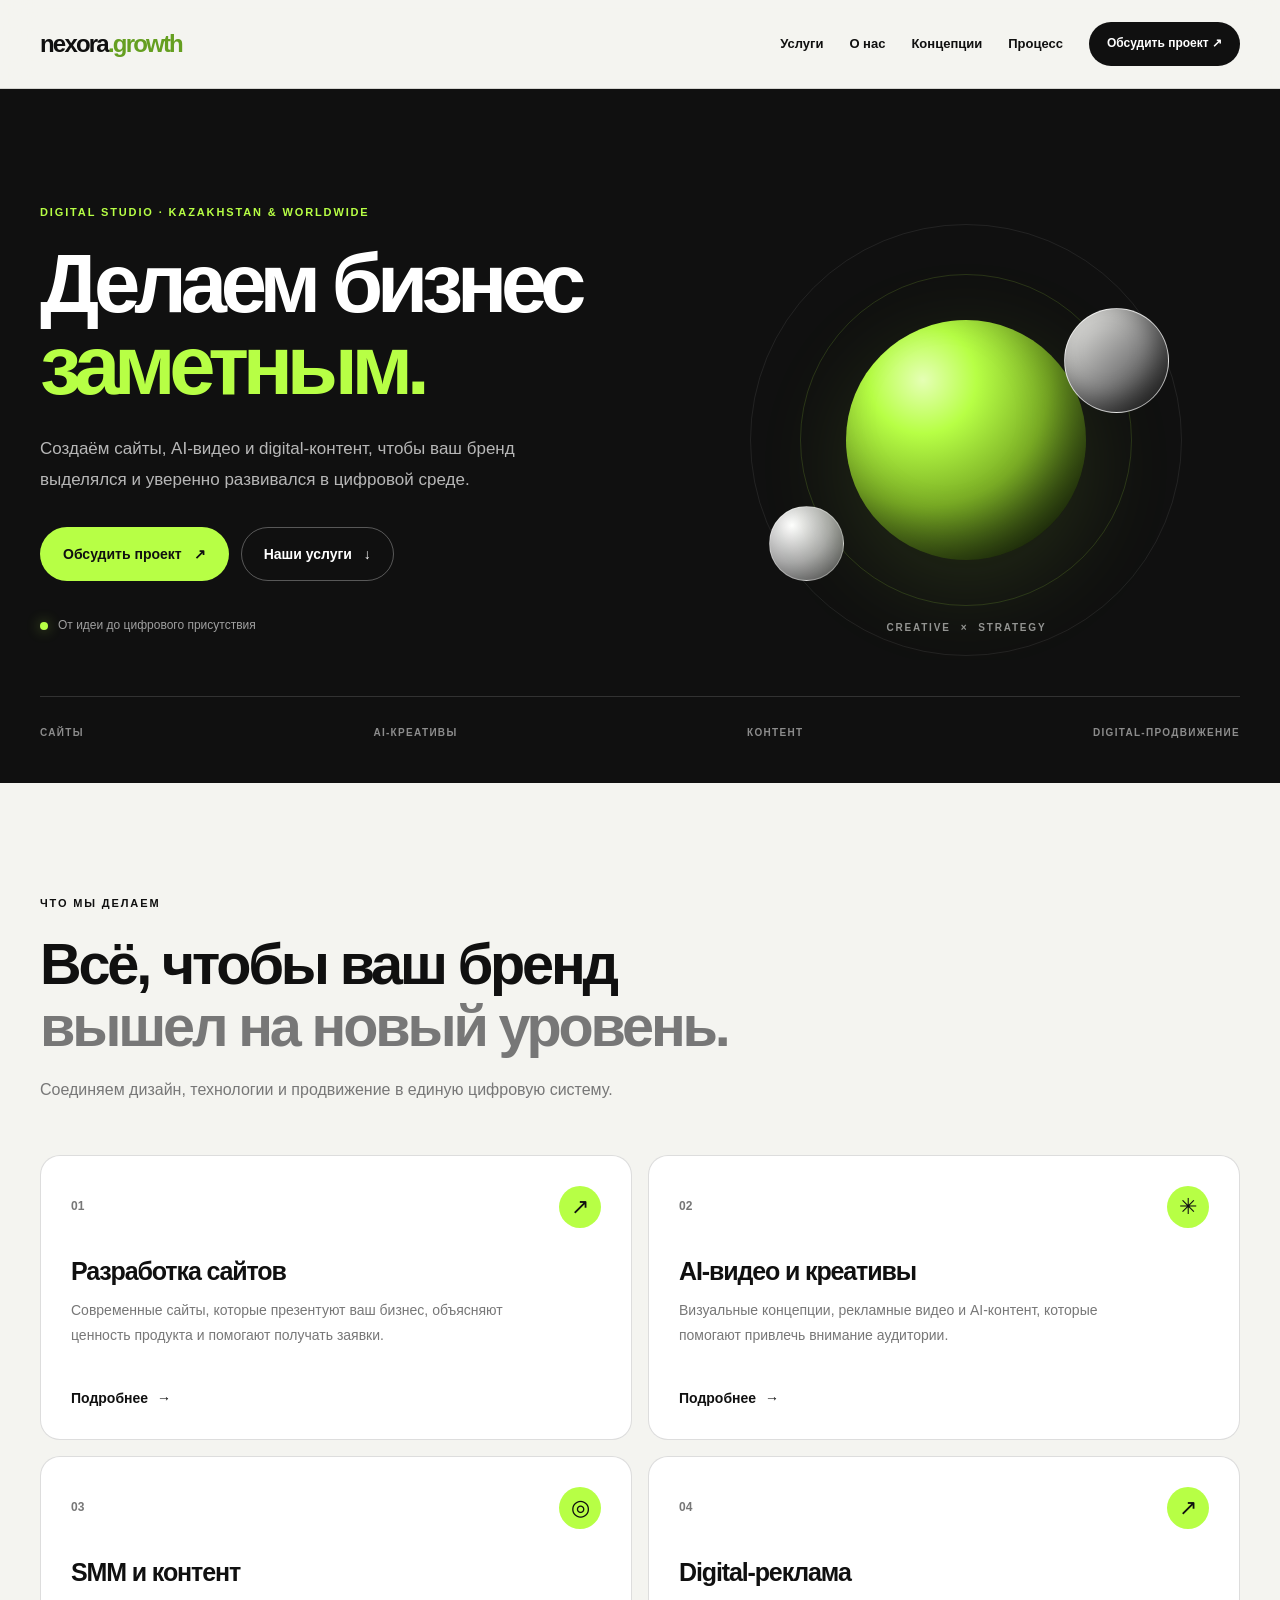
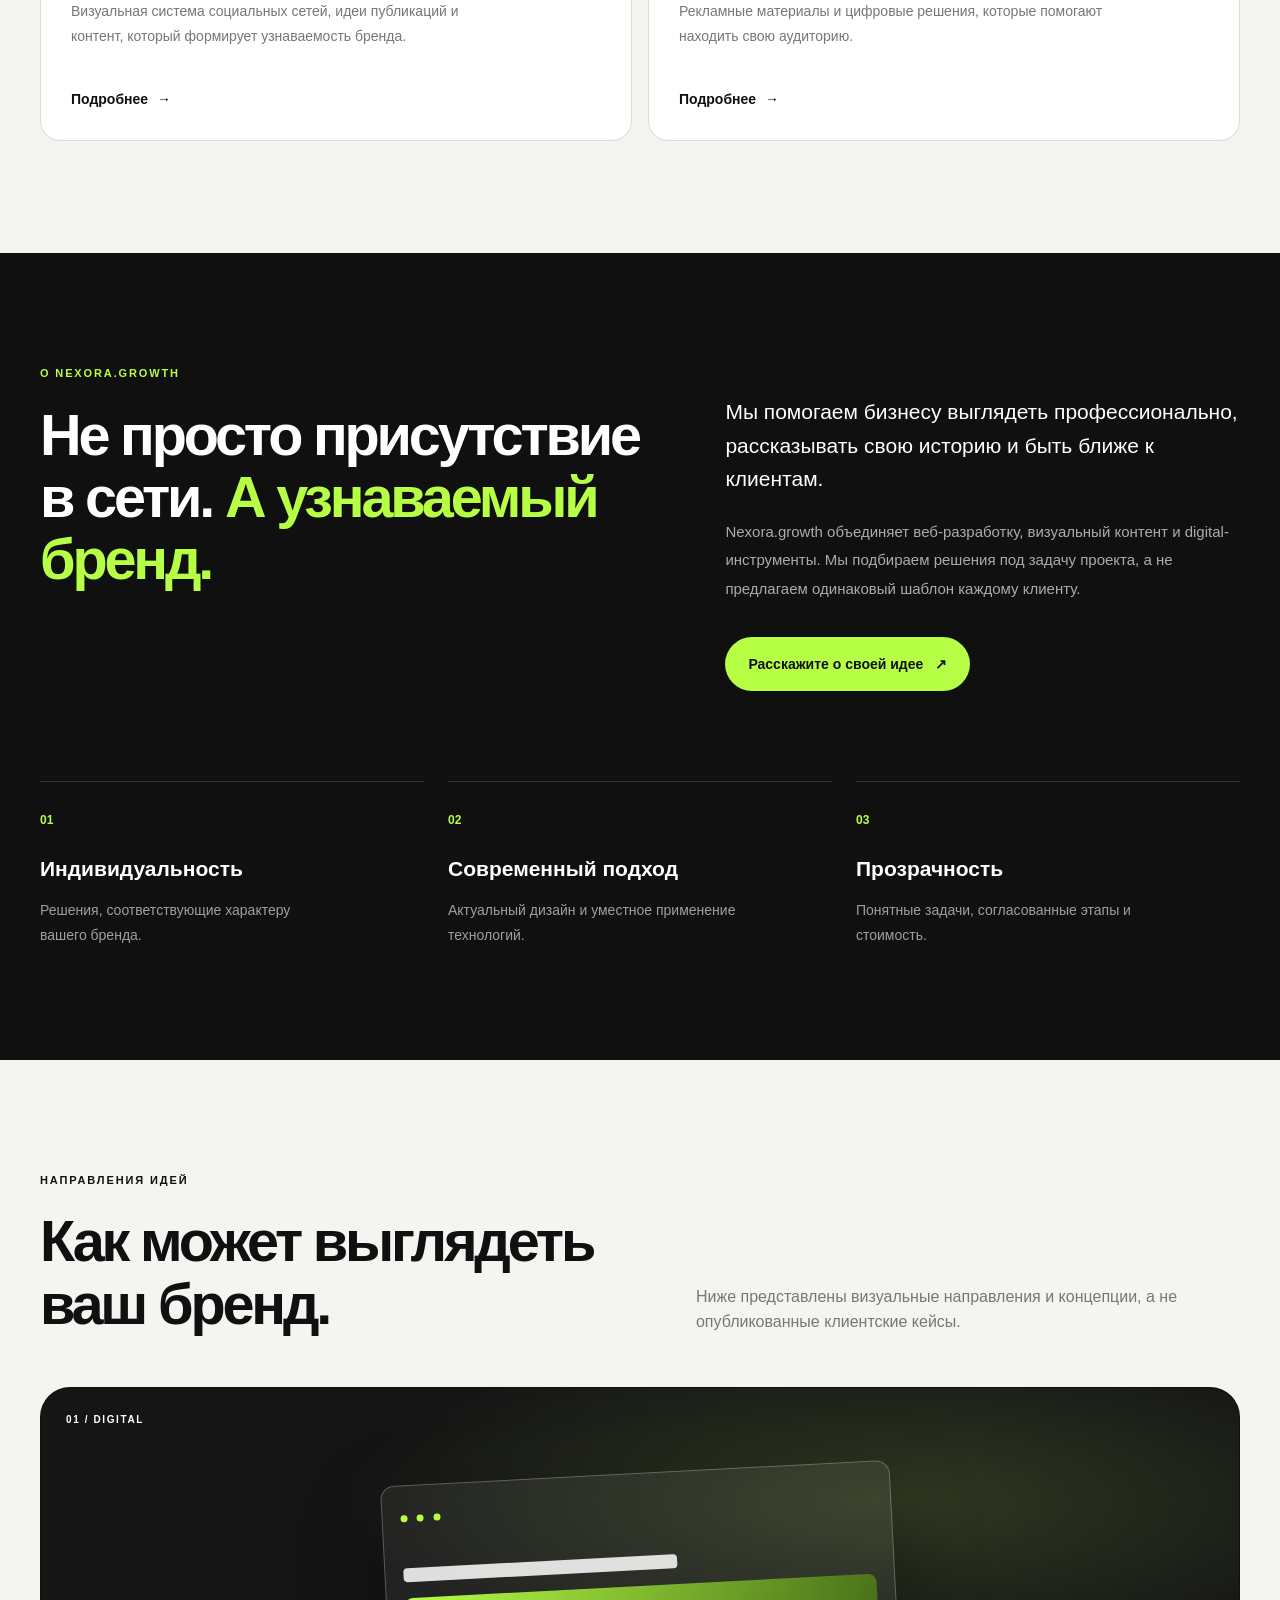
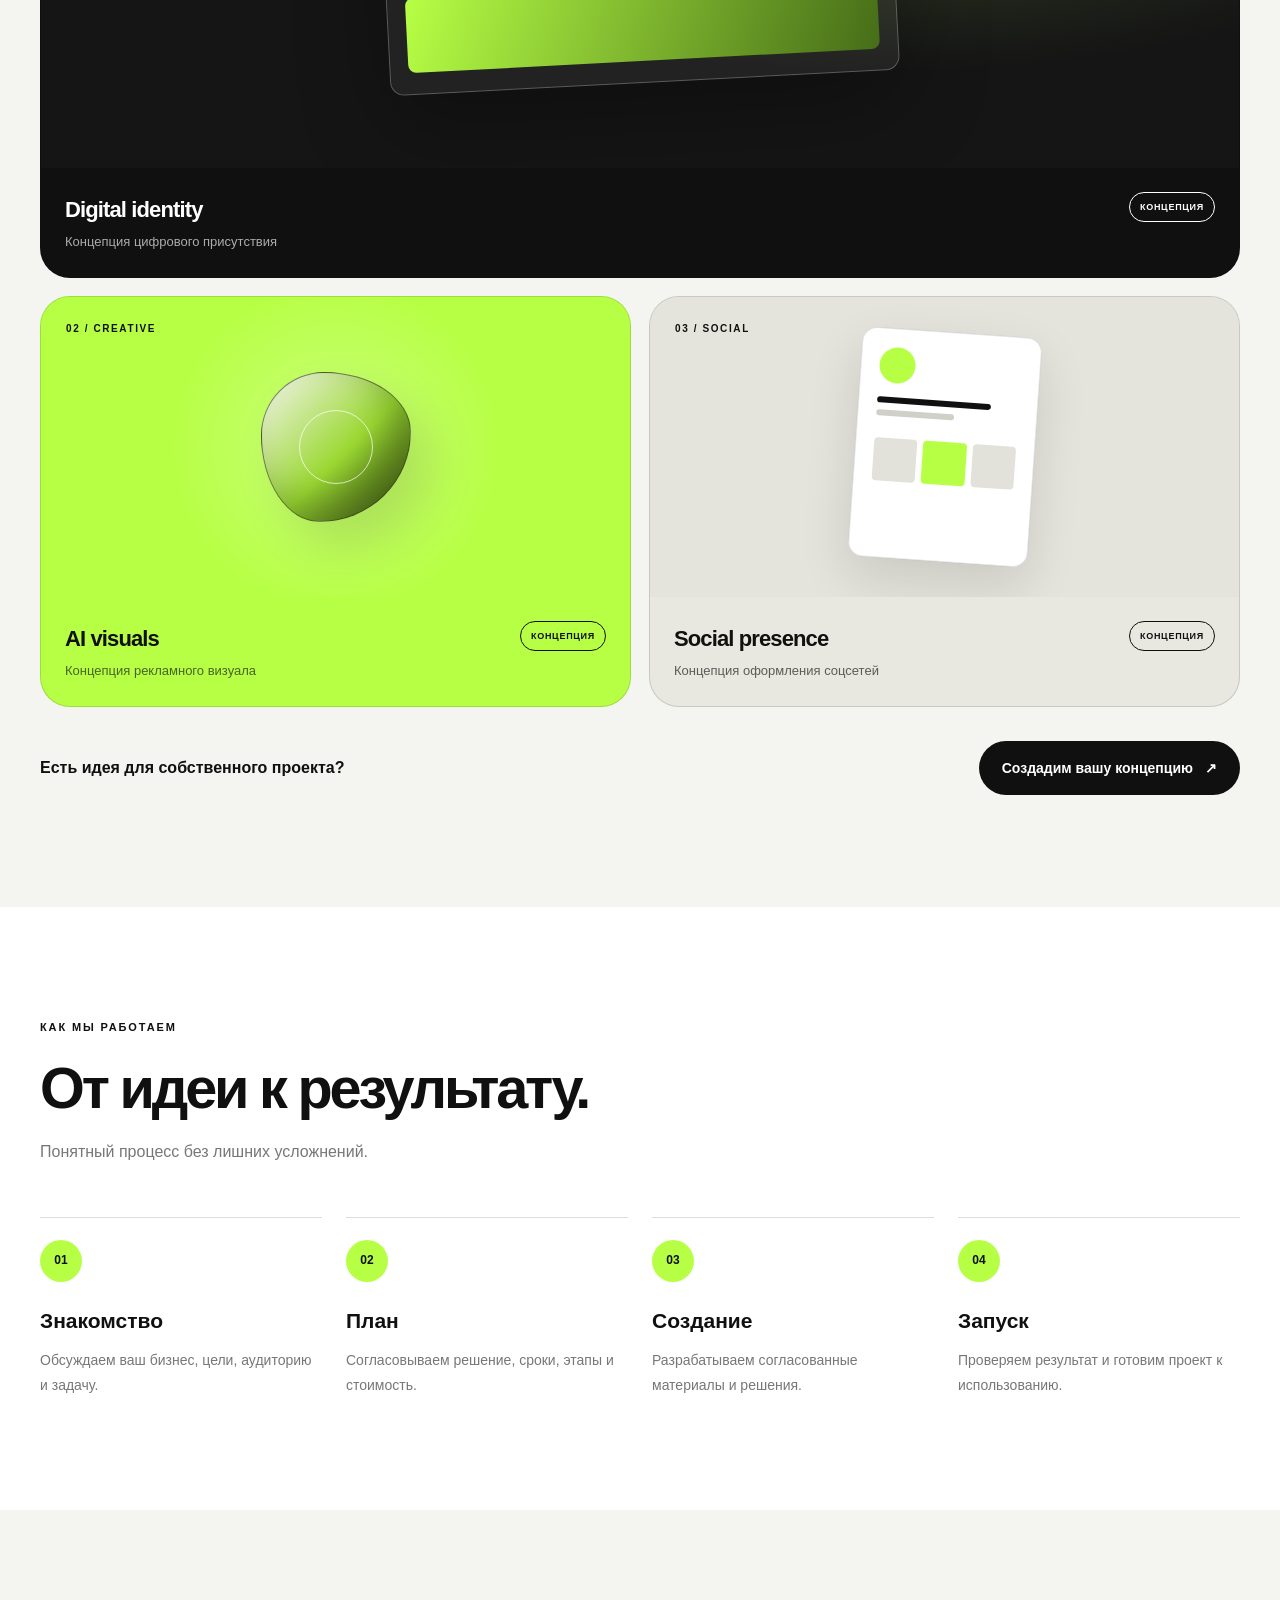
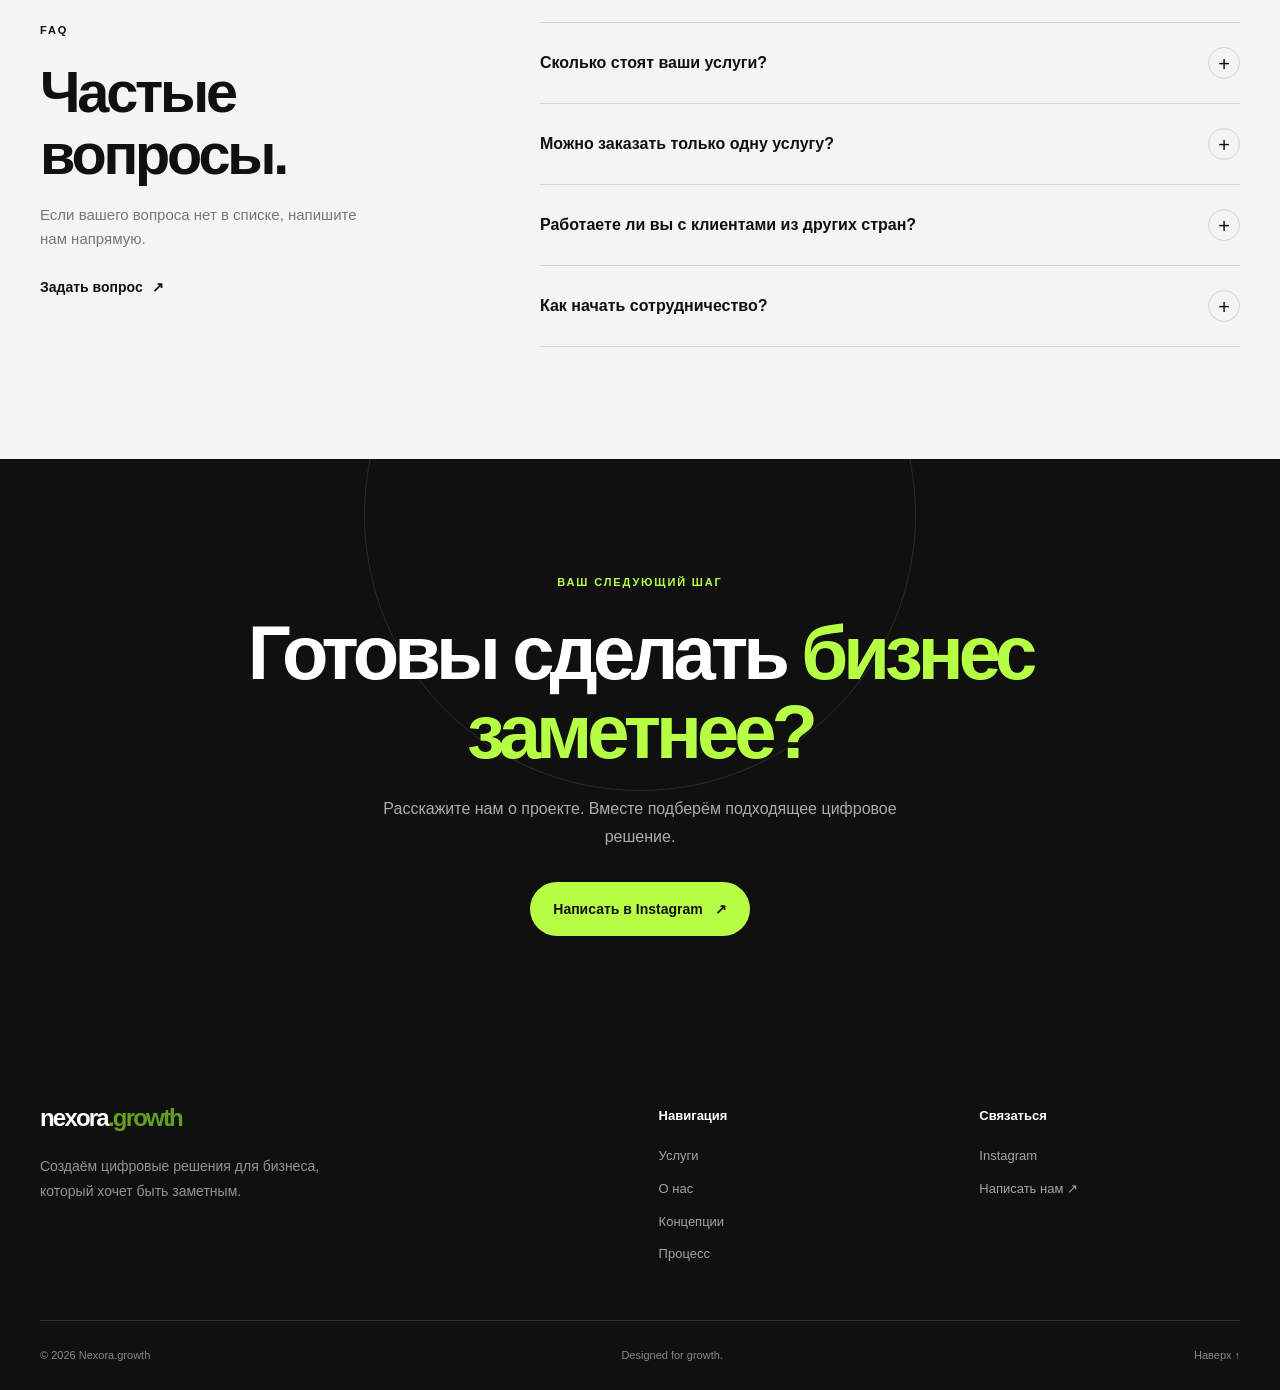
<file: index.html>
<!DOCTYPE html>
<html lang="ru">
<head>
    <meta charset="UTF-8">
    <meta name="viewport" content="width=device-width, initial-scale=1.0">

    <meta
        name="description"
        content="Nexora.growth — создание сайтов, AI-видео, контента и digital-продвижение для бизнеса."
    >

    <meta name="theme-color" content="#101010">

    <title>Nexora.growth — Делаем бизнес заметным</title>

    <link rel="stylesheet" href="css/style.css">
    <link rel="stylesheet" href="css/responsive.css">

    <script src="js/i18n.js" defer></script>
    <script src="js/navigation.js" defer></script>
    <script src="js/animations.js" defer></script>
    <script src="js/main.js" defer></script>
</head>

<body>

    <!-- ================= HEADER ================= -->

    <header class="site-header">
        <div class="container header-inner">
            <a class="logo" href="index.html">
                nexora<span>.growth</span>
            </a>

            <button
                class="menu-toggle"
                type="button"
                aria-label="Открыть меню"
                aria-expanded="false"
                aria-controls="main-navigation"
            >
                <span></span>
                <span></span>
            </button>

            <nav class="navigation" id="main-navigation" aria-label="Главная навигация">
                <a href="index.html#services">Услуги</a>
                <a href="index.html#about">О нас</a>
                <a href="index.html#showcase">Концепции</a>
                <a href="index.html#process">Процесс</a>

                <a
                    class="button button-small button-dark"
                    href="https://ig.me/m/nexora.evolve"
                    target="_blank"
                    rel="noopener noreferrer"
                >
                    Обсудить проект ↗
                </a>
            </nav>
        </div>
    </header>


    <main>

        <!-- ================= HERO ================= -->

        <section class="hero section-dark" id="hero">
            <div class="container hero-grid">

                <div class="hero-content">
                    <p class="eyebrow">
                        DIGITAL STUDIO · KAZAKHSTAN & WORLDWIDE
                    </p>

                    <h1>
                        <span data-i18n="hero.title">Делаем бизнес</span>
                        <span class="text-lime" data-i18n="hero.highlight">заметным.</span>
                    </h1>

                    <p class="hero-description" data-i18n="hero.description">
                        Создаём сайты, AI-видео и digital-контент,
                        чтобы ваш бренд выделялся и уверенно развивался
                        в цифровой среде.
                    </p>

                    <div class="hero-actions">
                        <a
                            class="button button-lime"
                            href="https://ig.me/m/nexora.evolve"
                            target="_blank"
                            rel="noopener noreferrer"
                        >
                            <span data-i18n="hero.cta">Обсудить проект</span>
                            <span aria-hidden="true">↗</span>
                        </a>

                        <a class="button button-outline" href="#services">
                            <span data-i18n="hero.services">Наши услуги</span>
                            <span aria-hidden="true">↓</span>
                        </a>
                    </div>

                    <div class="hero-note">
                        <span class="status-dot"></span>
                        От идеи до цифрового присутствия
                    </div>
                </div>

                <div class="hero-visual" aria-label="Абстрактная 3D-композиция">
                    <div class="hero-orb hero-orb-one"></div>
                    <div class="hero-orb hero-orb-two"></div>
                    <div class="hero-orb hero-orb-three"></div>

                    <div class="hero-visual-label">
                        <span>CREATIVE</span>
                        <span>×</span>
                        <span>STRATEGY</span>
                    </div>
                </div>

            </div>

            <div class="hero-bottom container">
                <span>САЙТЫ</span>
                <span>AI-КРЕАТИВЫ</span>
                <span>КОНТЕНТ</span>
                <span>DIGITAL-ПРОДВИЖЕНИЕ</span>
            </div>
        </section>


        <!-- ================= SERVICES ================= -->

        <section class="section services-section" id="services">
            <div class="container">

                <div class="section-heading">
                    <p class="eyebrow">ЧТО МЫ ДЕЛАЕМ</p>

                    <h2>
                        <span data-i18n="services.title">Всё, чтобы ваш бренд</span>
                        <span class="text-muted" data-i18n="services.highlight">вышел на новый уровень.</span>
                    </h2>

                    <p>
                        Соединяем дизайн, технологии и продвижение
                        в единую цифровую систему.
                    </p>
                </div>

                <div class="services-grid">

                    <article class="service-card">
                        <div class="service-card-top">
                            <span class="service-number">01</span>
                            <span class="service-icon" aria-hidden="true">↗</span>
                        </div>

                        <h3 data-i18n="services.web">Разработка сайтов</h3>

                        <p>
                            Современные сайты, которые презентуют ваш бизнес,
                            объясняют ценность продукта и помогают получать заявки.
                        </p>

                        <a class="text-link" href="services.html#web">
                            Подробнее <span aria-hidden="true">→</span>
                        </a>
                    </article>


                    <article class="service-card">
                        <div class="service-card-top">
                            <span class="service-number">02</span>
                            <span class="service-icon" aria-hidden="true">✳</span>
                        </div>

                        <h3 data-i18n="services.ai">AI-видео и креативы</h3>

                        <p>
                            Визуальные концепции, рекламные видео и AI-контент,
                            которые помогают привлечь внимание аудитории.
                        </p>

                        <a class="text-link" href="services.html#ai">
                            Подробнее <span aria-hidden="true">→</span>
                        </a>
                    </article>


                    <article class="service-card">
                        <div class="service-card-top">
                            <span class="service-number">03</span>
                            <span class="service-icon" aria-hidden="true">◎</span>
                        </div>

                        <h3 data-i18n="services.content">SMM и контент</h3>

                        <p>
                            Визуальная система социальных сетей, идеи публикаций
                            и контент, который формирует узнаваемость бренда.
                        </p>

                        <a class="text-link" href="services.html#content">
                            Подробнее <span aria-hidden="true">→</span>
                        </a>
                    </article>


                    <article class="service-card">
                        <div class="service-card-top">
                            <span class="service-number">04</span>
                            <span class="service-icon" aria-hidden="true">↗</span>
                        </div>

                        <h3 data-i18n="services.ads">Digital-реклама</h3>

                        <p>
                            Рекламные материалы и цифровые решения,
                            которые помогают находить свою аудиторию.
                        </p>

                        <a class="text-link" href="services.html#ads">
                            Подробнее <span aria-hidden="true">→</span>
                        </a>
                    </article>

                </div>

            </div>
        </section>


        <!-- ================= ABOUT ================= -->

        <section class="section about-section" id="about">
            <div class="container about-grid">

                <div class="about-heading">
                    <p class="eyebrow">О NEXORA.GROWTH</p>

                    <h2>
                        <span data-i18n="about.title">Не просто присутствие в сети.</span>
                        <span class="text-lime" data-i18n="about.highlight">А узнаваемый бренд.</span>
                    </h2>
                </div>

                <div class="about-content">
                    <p class="about-lead">
                        Мы помогаем бизнесу выглядеть профессионально,
                        рассказывать свою историю и быть ближе к клиентам.
                    </p>

                    <p>
                        Nexora.growth объединяет веб-разработку, визуальный
                        контент и digital-инструменты. Мы подбираем решения
                        под задачу проекта, а не предлагаем одинаковый
                        шаблон каждому клиенту.
                    </p>

                    <a
                        class="button button-lime"
                        href="https://ig.me/m/nexora.evolve"
                        target="_blank"
                        rel="noopener noreferrer"
                    >
                        Расскажите о своей идее <span aria-hidden="true">↗</span>
                    </a>
                </div>

            </div>

            <div class="container principles-grid">

                <article class="principle">
                    <span class="principle-number">01</span>
                    <h3>Индивидуальность</h3>
                    <p>Решения, соответствующие характеру вашего бренда.</p>
                </article>

                <article class="principle">
                    <span class="principle-number">02</span>
                    <h3>Современный подход</h3>
                    <p>Актуальный дизайн и уместное применение технологий.</p>
                </article>

                <article class="principle">
                    <span class="principle-number">03</span>
                    <h3>Прозрачность</h3>
                    <p>Понятные задачи, согласованные этапы и стоимость.</p>
                </article>

            </div>
        </section>


        <!-- ================= SHOWCASE ================= -->

        <section class="section showcase-section" id="showcase">
            <div class="container">

                <div class="section-heading section-heading-row">
                    <div>
                        <p class="eyebrow">НАПРАВЛЕНИЯ ИДЕЙ</p>
                        <h2>Как может выглядеть ваш бренд.</h2>
                    </div>

                    <p>
                        Ниже представлены визуальные направления и концепции,
                        а не опубликованные клиентские кейсы.
                    </p>
                </div>

                <div class="showcase-grid">

                    <article class="showcase-card showcase-card-dark">
                        <div class="showcase-art showcase-art-web">
                            <span class="art-label">01 / DIGITAL</span>
                            <div class="art-window">
                                <span class="art-window-dot"></span>
                                <span class="art-window-dot"></span>
                                <span class="art-window-dot"></span>
                                <div class="art-window-line"></div>
                                <div class="art-window-block"></div>
                            </div>
                        </div>

                        <div class="showcase-info">
                            <div>
                                <h3>Digital identity</h3>
                                <p>Концепция цифрового присутствия</p>
                            </div>
                            <span class="concept-tag">КОНЦЕПЦИЯ</span>
                        </div>
                    </article>


                    <article class="showcase-card showcase-card-lime">
                        <div class="showcase-art showcase-art-ai">
                            <span class="art-label">02 / CREATIVE</span>
                            <div class="art-shape">
                                <div class="art-shape-inner"></div>
                            </div>
                        </div>

                        <div class="showcase-info">
                            <div>
                                <h3>AI visuals</h3>
                                <p>Концепция рекламного визуала</p>
                            </div>
                            <span class="concept-tag">КОНЦЕПЦИЯ</span>
                        </div>
                    </article>


                    <article class="showcase-card showcase-card-light">
                        <div class="showcase-art showcase-art-social">
                            <span class="art-label">03 / SOCIAL</span>

                            <div class="social-mockup">
                                <div class="social-mockup-circle"></div>
                                <div class="social-mockup-line"></div>
                                <div class="social-mockup-line short"></div>
                                <div class="social-mockup-grid">
                                    <span></span>
                                    <span></span>
                                    <span></span>
                                </div>
                            </div>
                        </div>

                        <div class="showcase-info">
                            <div>
                                <h3>Social presence</h3>
                                <p>Концепция оформления соцсетей</p>
                            </div>
                            <span class="concept-tag">КОНЦЕПЦИЯ</span>
                        </div>
                    </article>

                </div>

                <div class="showcase-cta">
                    <p>Есть идея для собственного проекта?</p>

                    <a
                        class="button button-dark"
                        href="https://ig.me/m/nexora.evolve"
                        target="_blank"
                        rel="noopener noreferrer"
                    >
                        Создадим вашу концепцию <span aria-hidden="true">↗</span>
                    </a>
                </div>

            </div>
        </section>


        <!-- ================= PROCESS ================= -->

        <section class="section process-section" id="process">
            <div class="container">

                <div class="section-heading">
                    <p class="eyebrow">КАК МЫ РАБОТАЕМ</p>
                    <h2>От идеи к результату.</h2>
                    <p>
                        Понятный процесс без лишних усложнений.
                    </p>
                </div>

                <div class="process-grid">

                    <article class="process-step">
                        <span class="process-number">01</span>
                        <h3>Знакомство</h3>
                        <p>
                            Обсуждаем ваш бизнес, цели, аудиторию и задачу.
                        </p>
                    </article>

                    <article class="process-step">
                        <span class="process-number">02</span>
                        <h3>План</h3>
                        <p>
                            Согласовываем решение, сроки, этапы и стоимость.
                        </p>
                    </article>

                    <article class="process-step">
                        <span class="process-number">03</span>
                        <h3>Создание</h3>
                        <p>
                            Разрабатываем согласованные материалы и решения.
                        </p>
                    </article>

                    <article class="process-step">
                        <span class="process-number">04</span>
                        <h3>Запуск</h3>
                        <p>
                            Проверяем результат и готовим проект к использованию.
                        </p>
                    </article>

                </div>

            </div>
        </section>


        <!-- ================= FAQ ================= -->

        <section class="section faq-section" id="faq">
            <div class="container faq-grid">

                <div class="faq-heading">
                    <p class="eyebrow">FAQ</p>
                    <h2>Частые вопросы.</h2>
                    <p>
                        Если вашего вопроса нет в списке, напишите нам напрямую.
                    </p>

                    <a
                        class="text-link"
                        href="https://ig.me/m/nexora.evolve"
                        target="_blank"
                        rel="noopener noreferrer"
                    >
                        Задать вопрос <span aria-hidden="true">↗</span>
                    </a>
                </div>

                <div class="faq-list">

                    <details class="faq-item">
                        <summary>
                            Сколько стоят ваши услуги?
                            <span class="faq-plus" aria-hidden="true">+</span>
                        </summary>
                        <p>
                            Стоимость зависит от задачи, объёма работ и
                            сложности проекта. После обсуждения мы предложим
                            подходящий вариант и согласуем цену.
                        </p>
                    </details>

                    <details class="faq-item">
                        <summary>
                            Можно заказать только одну услугу?
                            <span class="faq-plus" aria-hidden="true">+</span>
                        </summary>
                        <p>
                            Да. Можно заказать отдельный сайт, контент,
                            AI-креативы или рекламные материалы.
                        </p>
                    </details>

                    <details class="faq-item">
                        <summary>
                            Работаете ли вы с клиентами из других стран?
                            <span class="faq-plus" aria-hidden="true">+</span>
                        </summary>
                        <p>
                            Мы ориентируемся на проекты из Казахстана
                            и других стран. Условия сотрудничества
                            согласовываются индивидуально.
                        </p>
                    </details>

                    <details class="faq-item">
                        <summary>
                            Как начать сотрудничество?
                            <span class="faq-plus" aria-hidden="true">+</span>
                        </summary>
                        <p>
                            Напишите нам в Instagram Direct, расскажите
                            о своей идее и ожидаемом результате.
                            Мы обсудим дальнейшие шаги.
                        </p>
                    </details>

                </div>

            </div>
        </section>


        <!-- ================= FINAL CTA ================= -->

        <section class="final-cta section-dark" id="contact">
            <div class="container final-cta-inner">

                <p class="eyebrow">ВАШ СЛЕДУЮЩИЙ ШАГ</p>

                <h2>
                    Готовы сделать
                    <span class="text-lime">бизнес заметнее?</span>
                </h2>

                <p>
                    Расскажите нам о проекте. Вместе подберём
                    подходящее цифровое решение.
                </p>

                <a
                    class="button button-lime"
                    href="https://ig.me/m/nexora.evolve"
                    target="_blank"
                    rel="noopener noreferrer"
                >
                    Написать в Instagram <span aria-hidden="true">↗</span>
                </a>

            </div>
        </section>

    </main>


    <!-- ================= FOOTER ================= -->

    <footer class="site-footer">
        <div class="container footer-main">

            <div class="footer-brand">
                <a class="logo" href="#top">
                    nexora<span>.growth</span>
                </a>

                <p>
                    Создаём цифровые решения для бизнеса,
                    который хочет быть заметным.
                </p>
            </div>

            <div class="footer-column">
                <h3>Навигация</h3>
                <a href="#services">Услуги</a>
                <a href="#about">О нас</a>
                <a href="#showcase">Концепции</a>
                <a href="#process">Процесс</a>
            </div>

            <div class="footer-column">
                <h3>Связаться</h3>

                <a
                    href="https://www.instagram.com/nexora.evolve/"
                    target="_blank"
                    rel="noopener noreferrer"
                >
                    Instagram
                </a>

                <a
                    href="https://ig.me/m/nexora.evolve"
                    target="_blank"
                    rel="noopener noreferrer"
                >
                    Написать нам ↗
                </a>
            </div>

        </div>

        <div class="container footer-bottom">
            <p>© <span id="current-year">2026</span> Nexora.growth</p>
            <p>Designed for growth.</p>
            <a href="#top">Наверх ↑</a>
        </div>
    </footer>

</body>
</html>
</file>
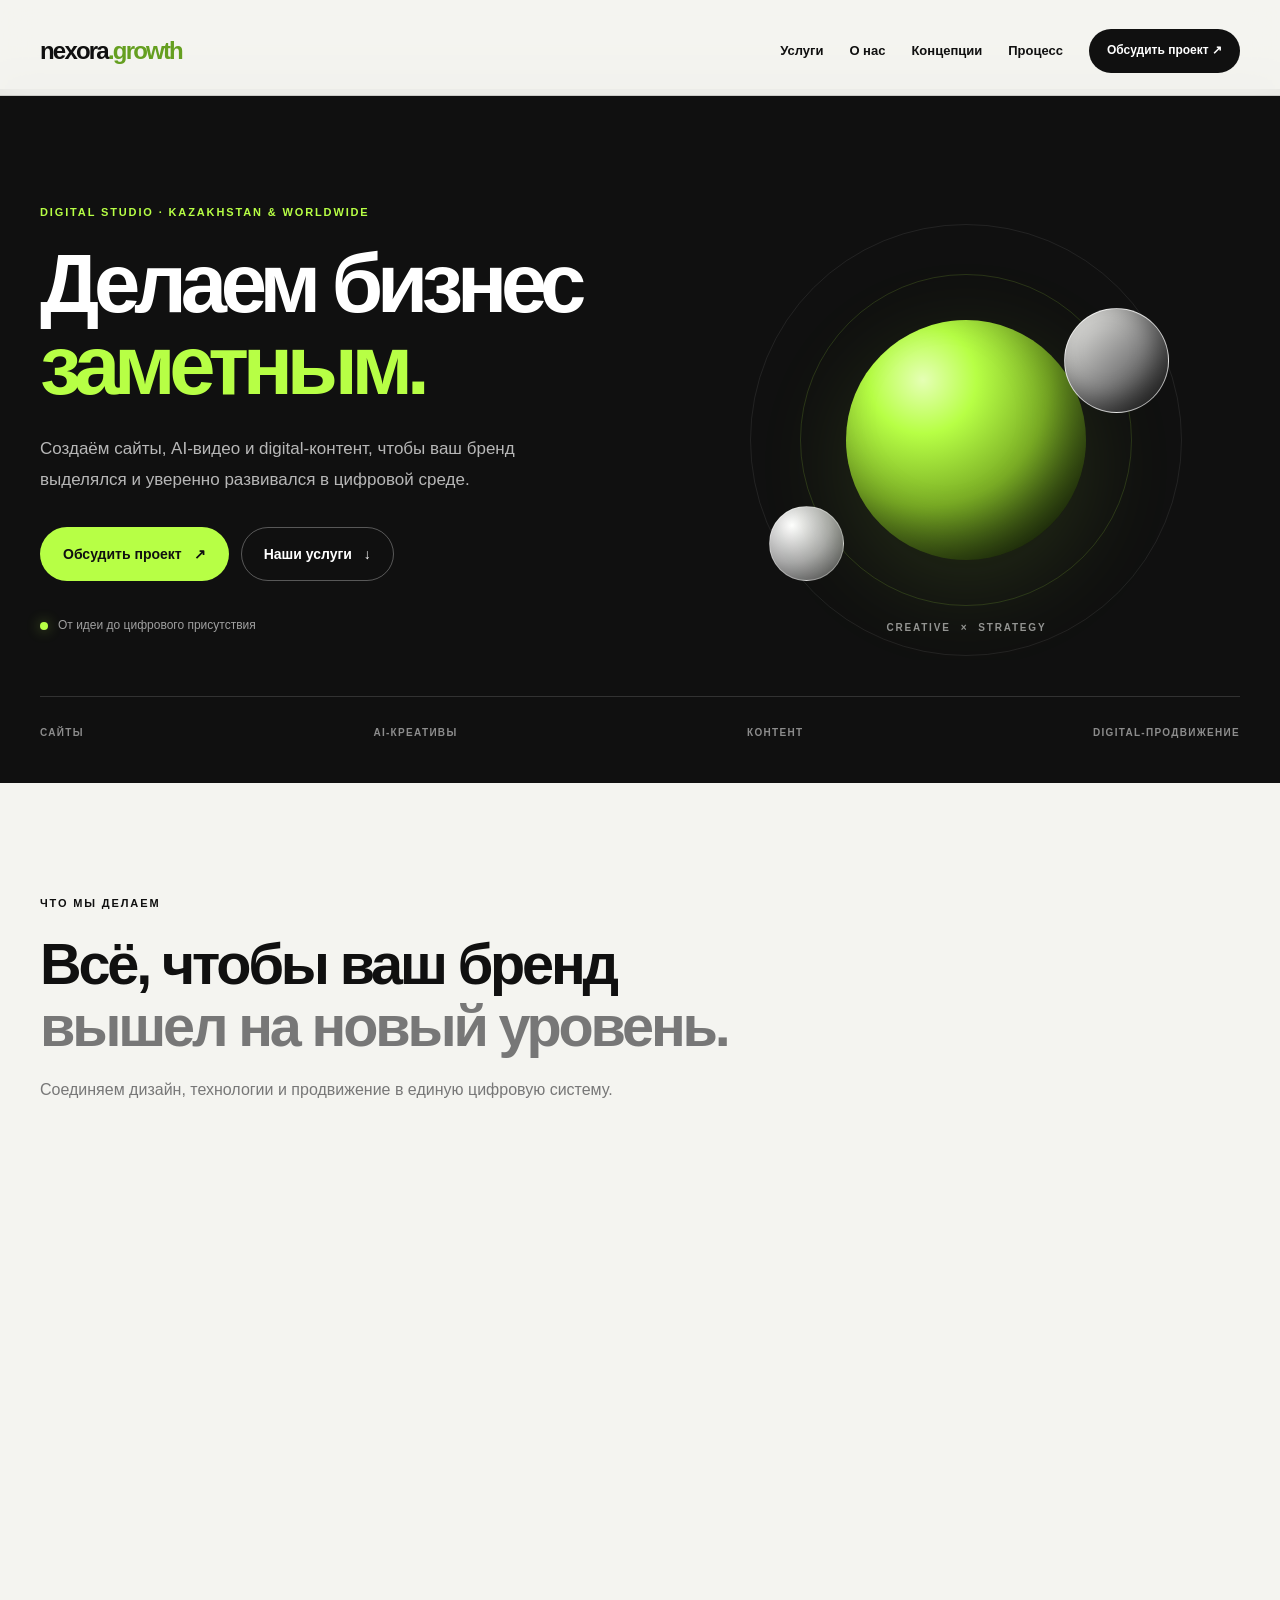
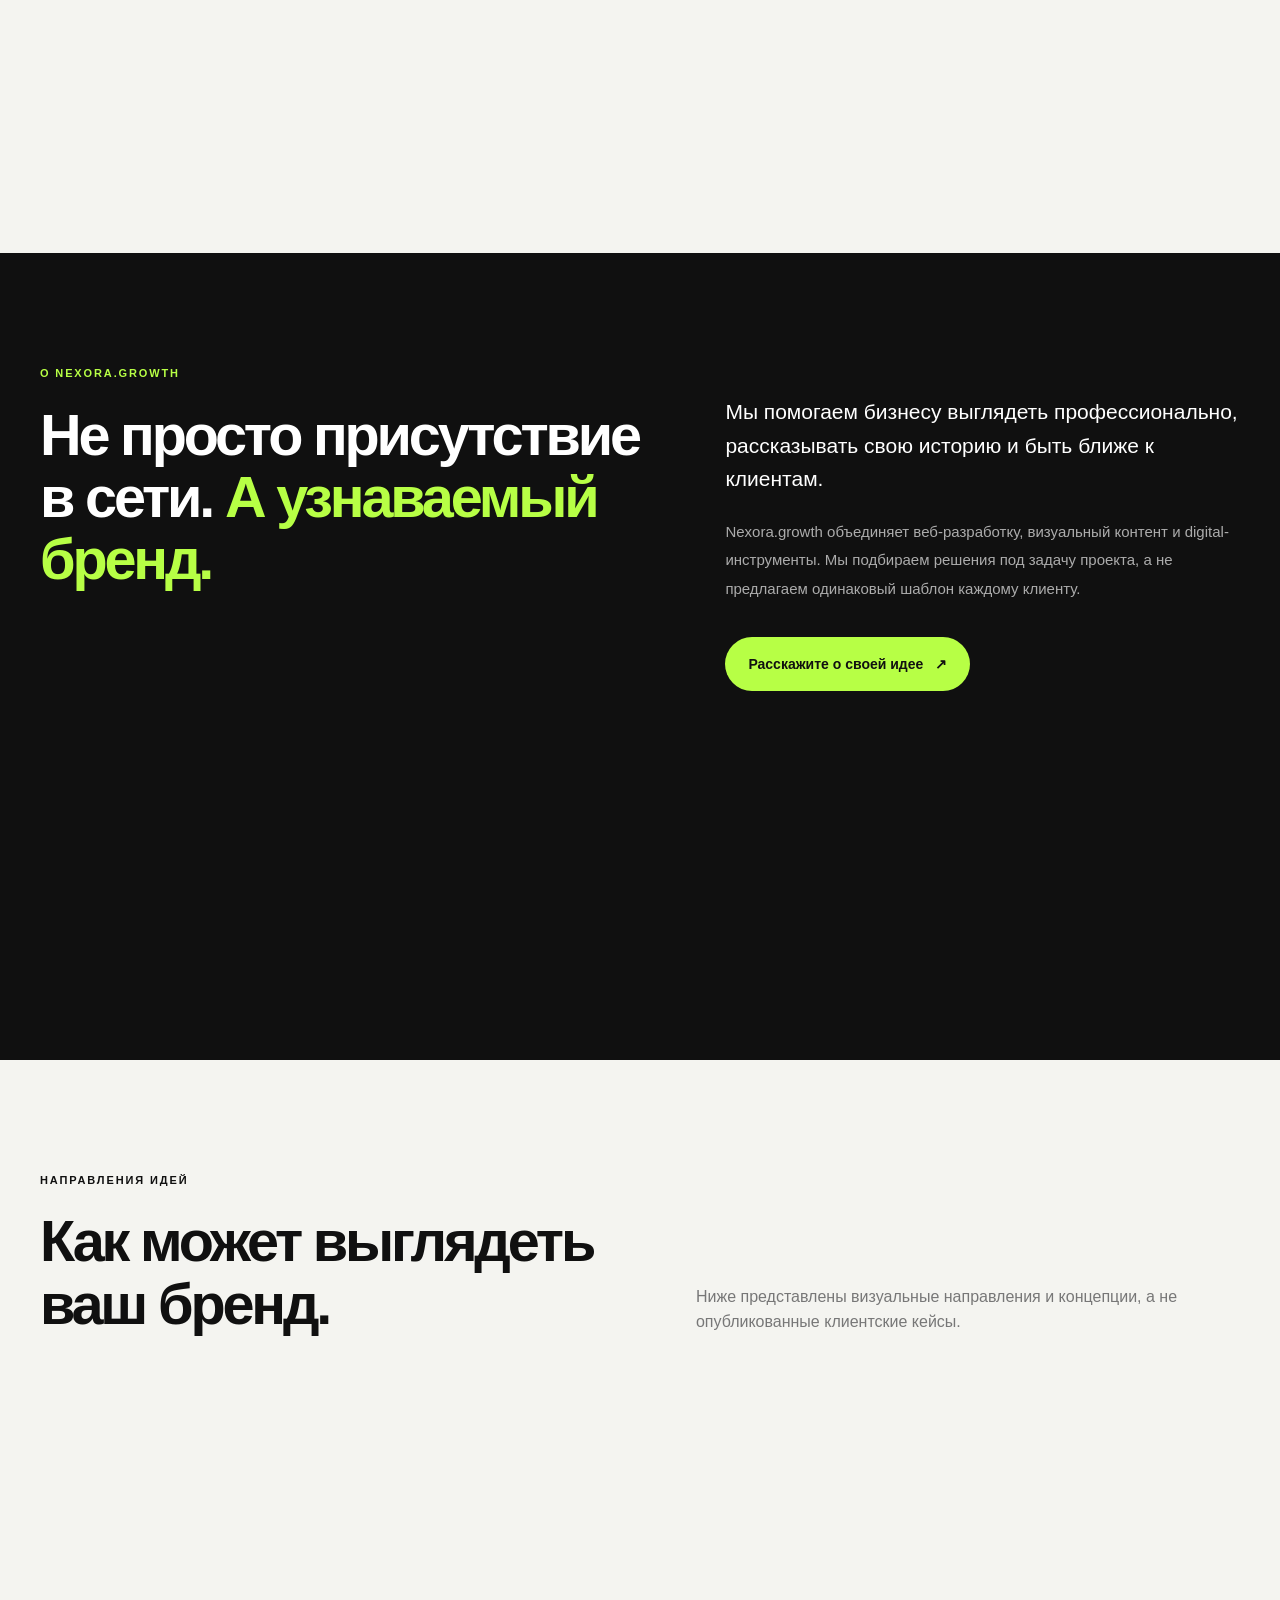
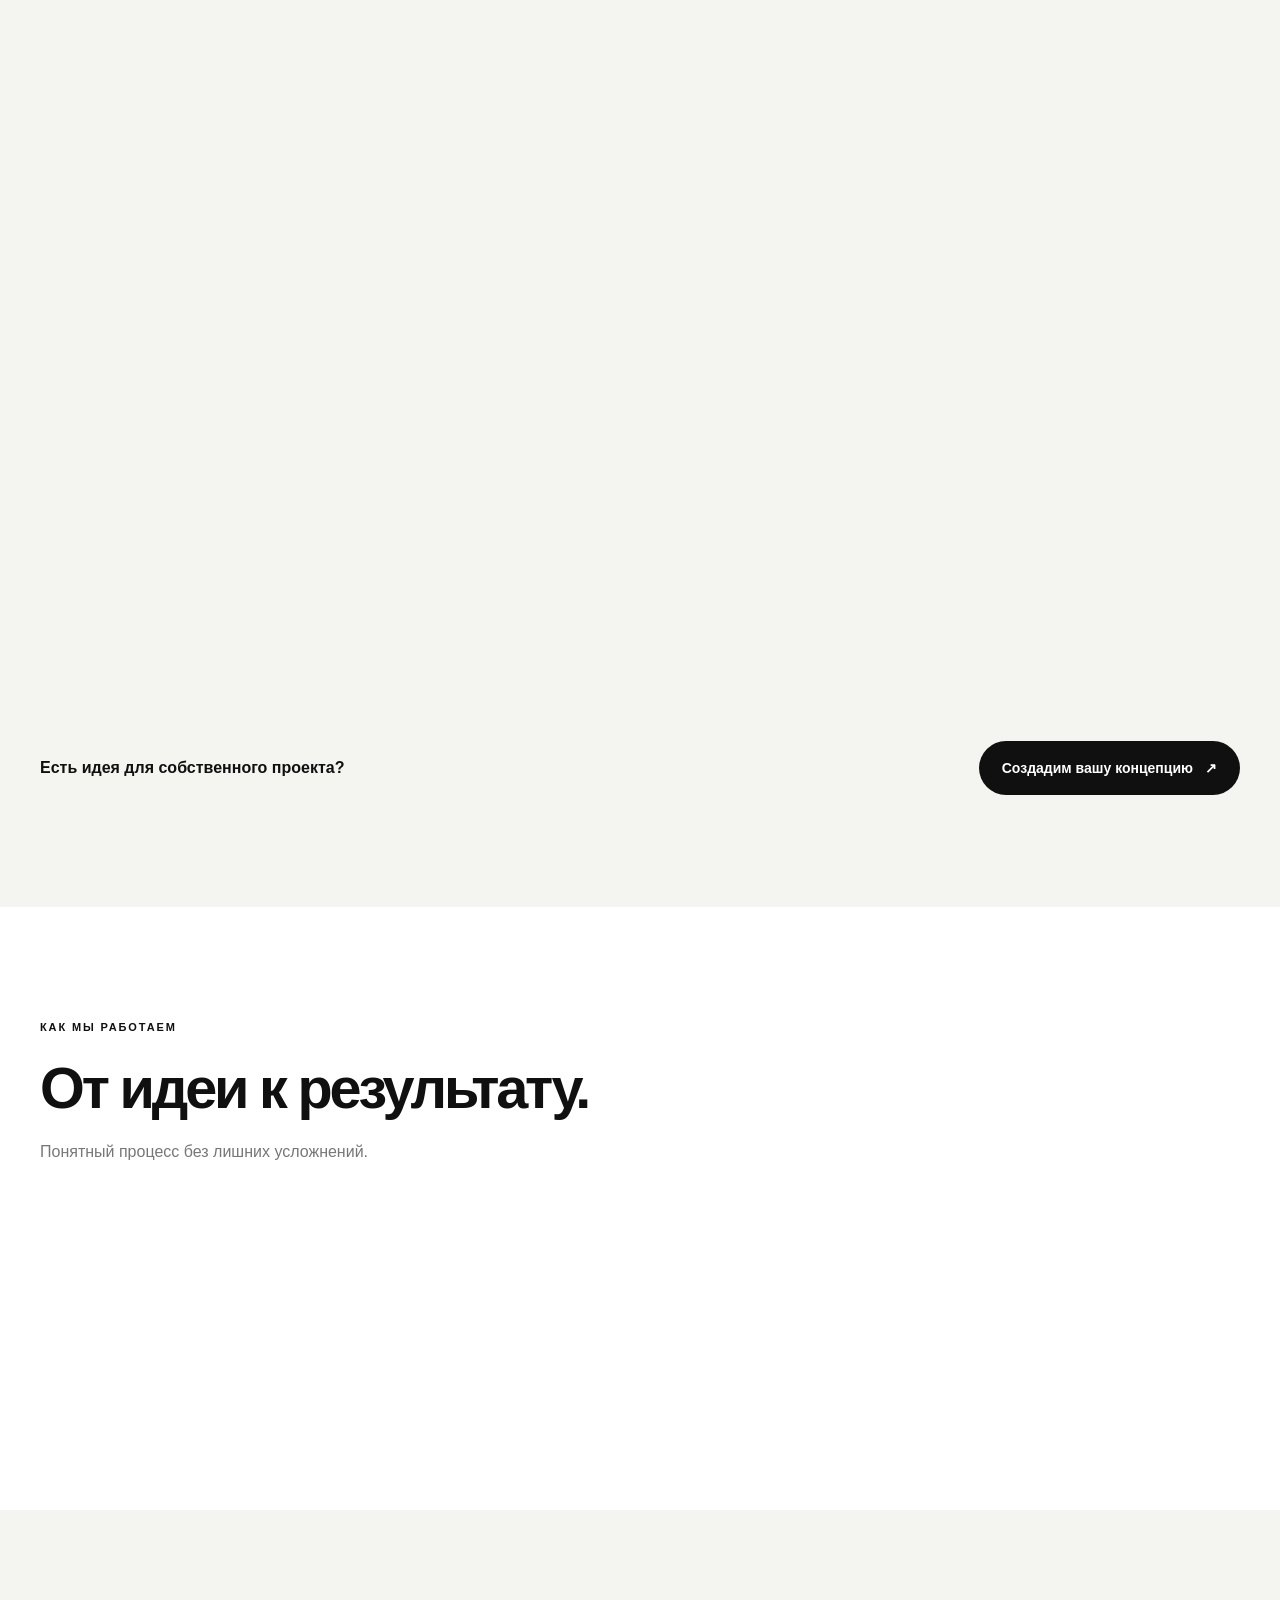
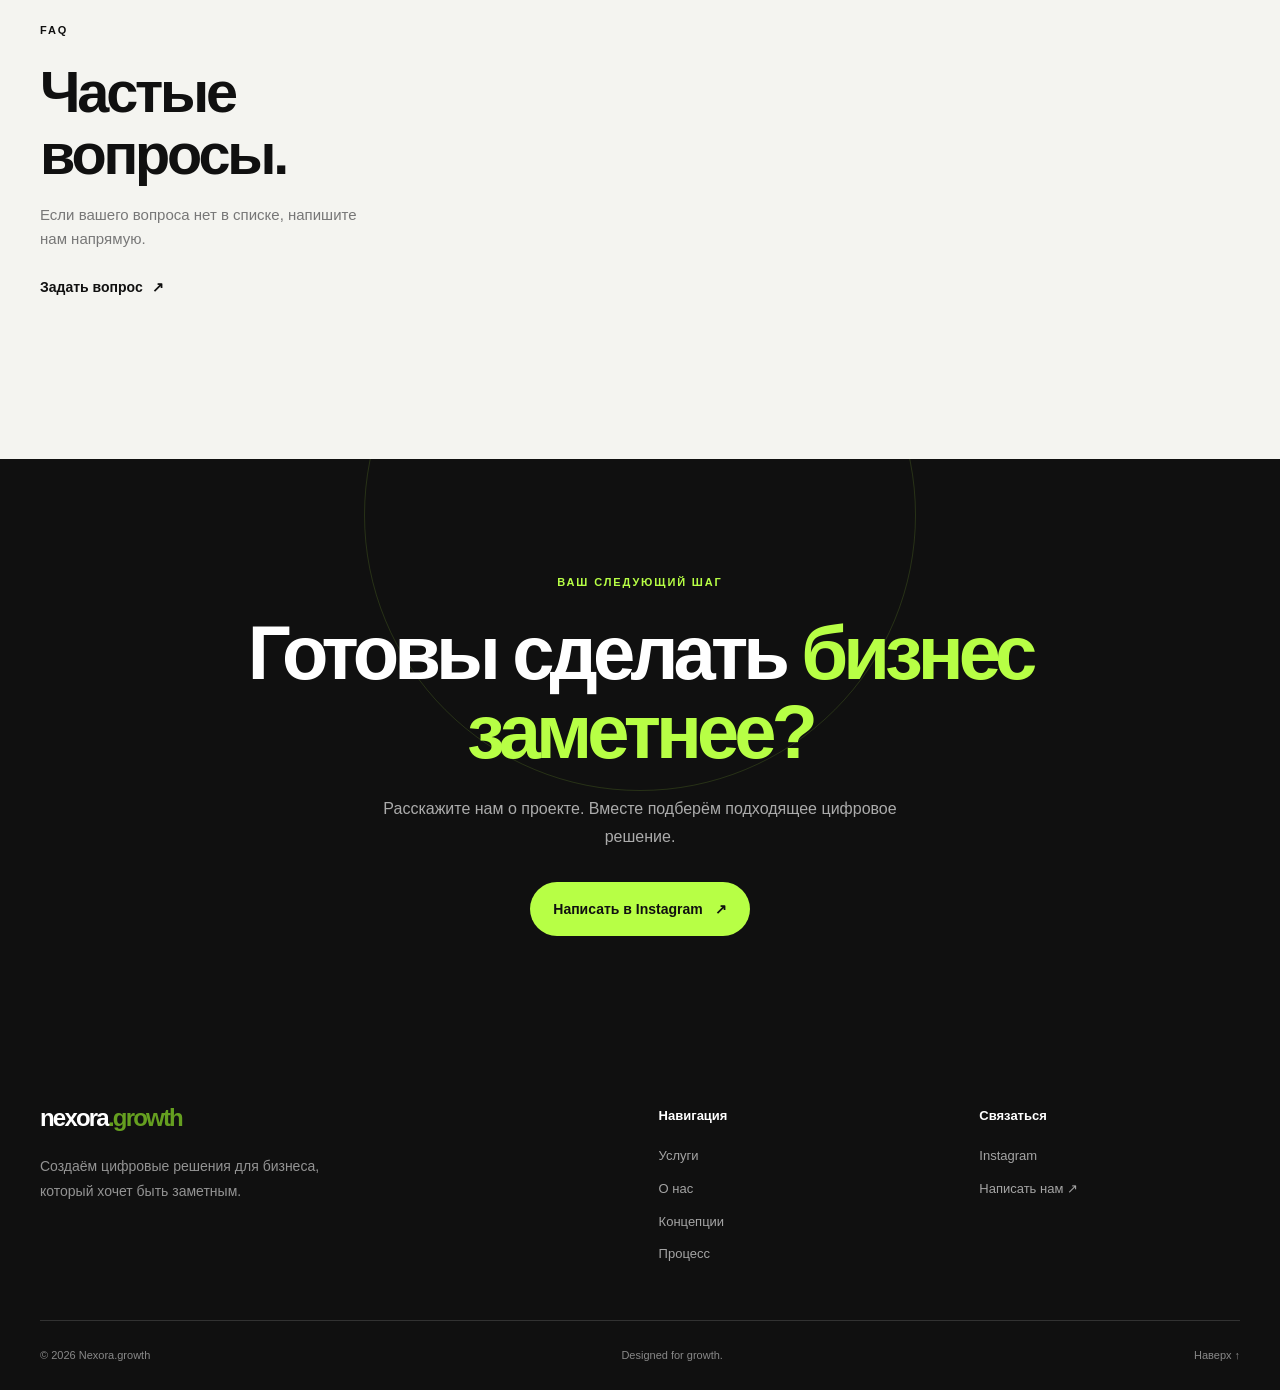
<file: about.html>
<!DOCTYPE html>
<html lang="ru">
<head>
    <meta charset="UTF-8">
    <meta name="viewport" content="width=device-width, initial-scale=1.0">
    <meta http-equiv="refresh" content="0; url=index.html#about">
    <title>О Nexora.growth — Nexora.growth</title>
    <link rel="stylesheet" href="css/style.css">
    <link rel="stylesheet" href="css/responsive.css">
</head>
<body>
    <main class="section section-dark">
        <div class="container">
            <p class="eyebrow">NEXORA.GROWTH</p>
            <h1>О Nexora.growth</h1>
            <p class="hero-description">Перенаправляем вас в нужный раздел сайта.</p>
            <a class="button button-lime" href="index.html#about">Открыть раздел ↗</a>
        </div>
    </main>
</body>
</html>
</file>
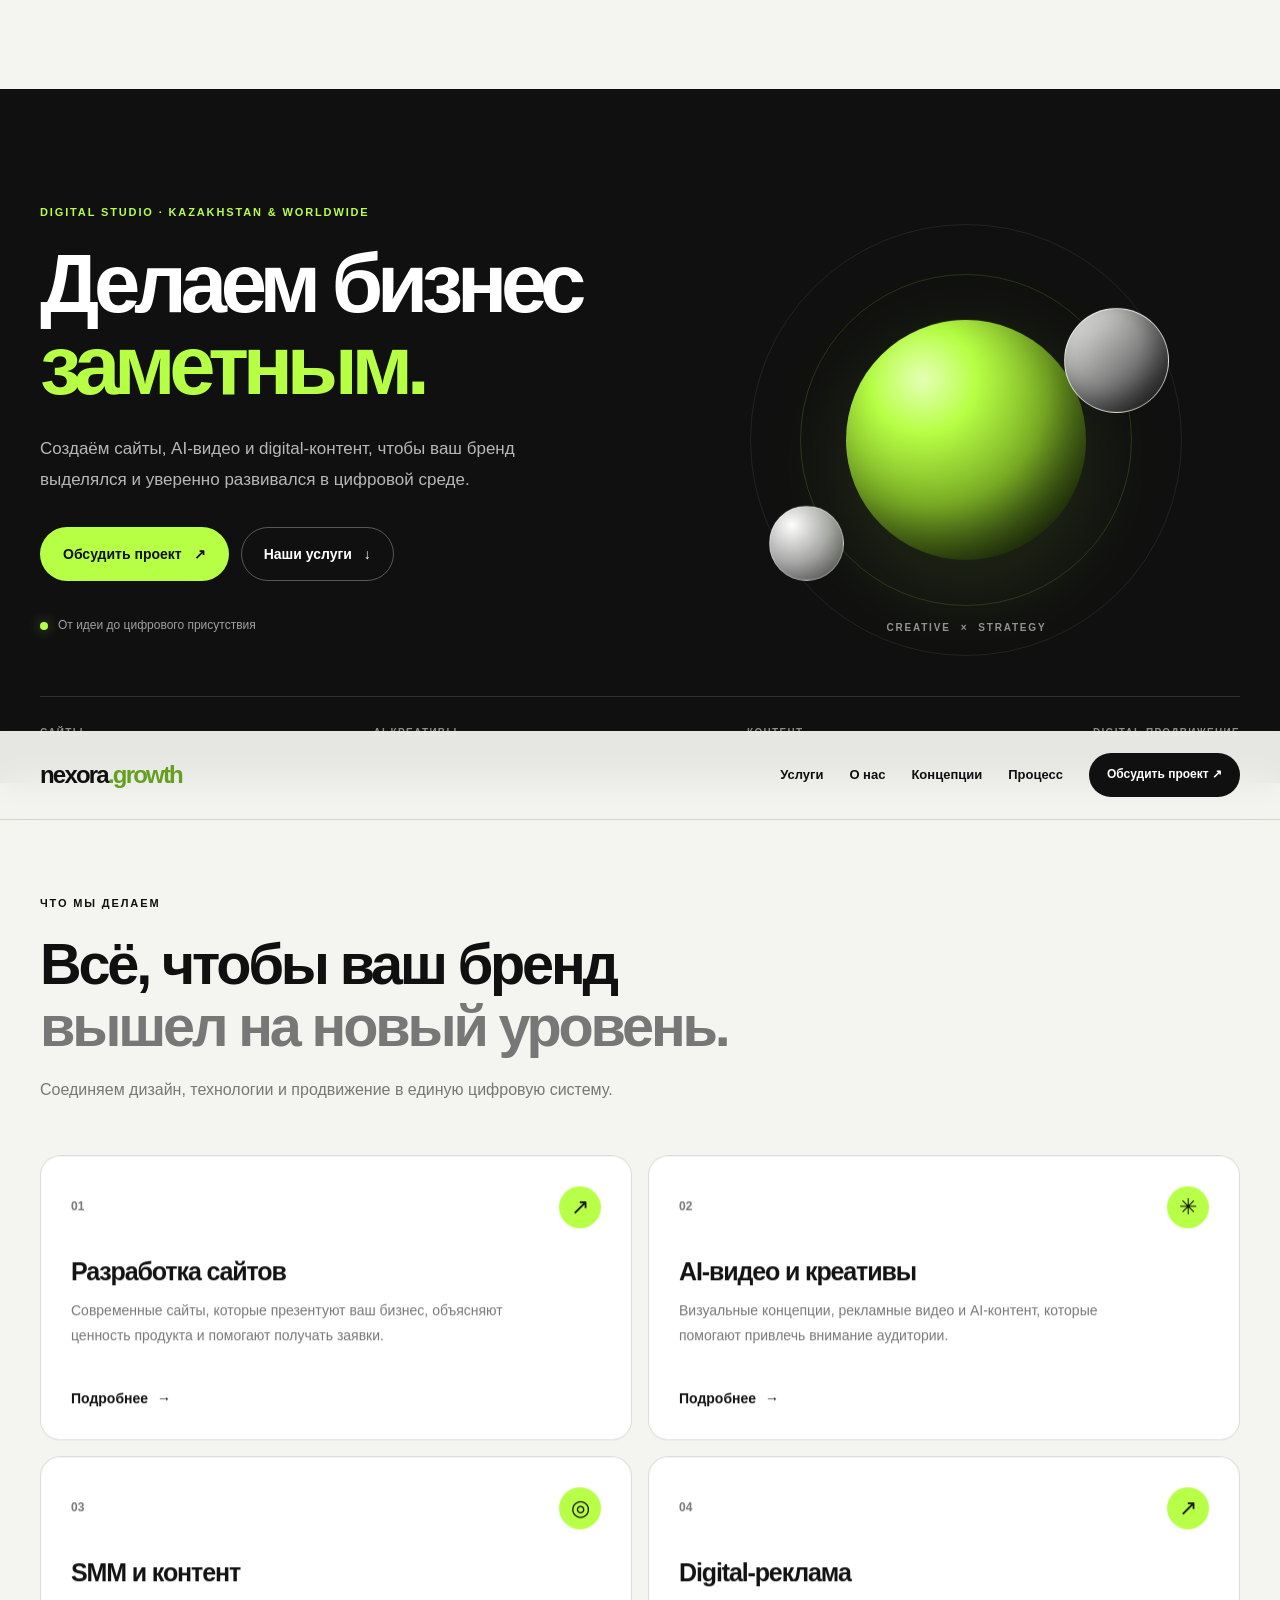
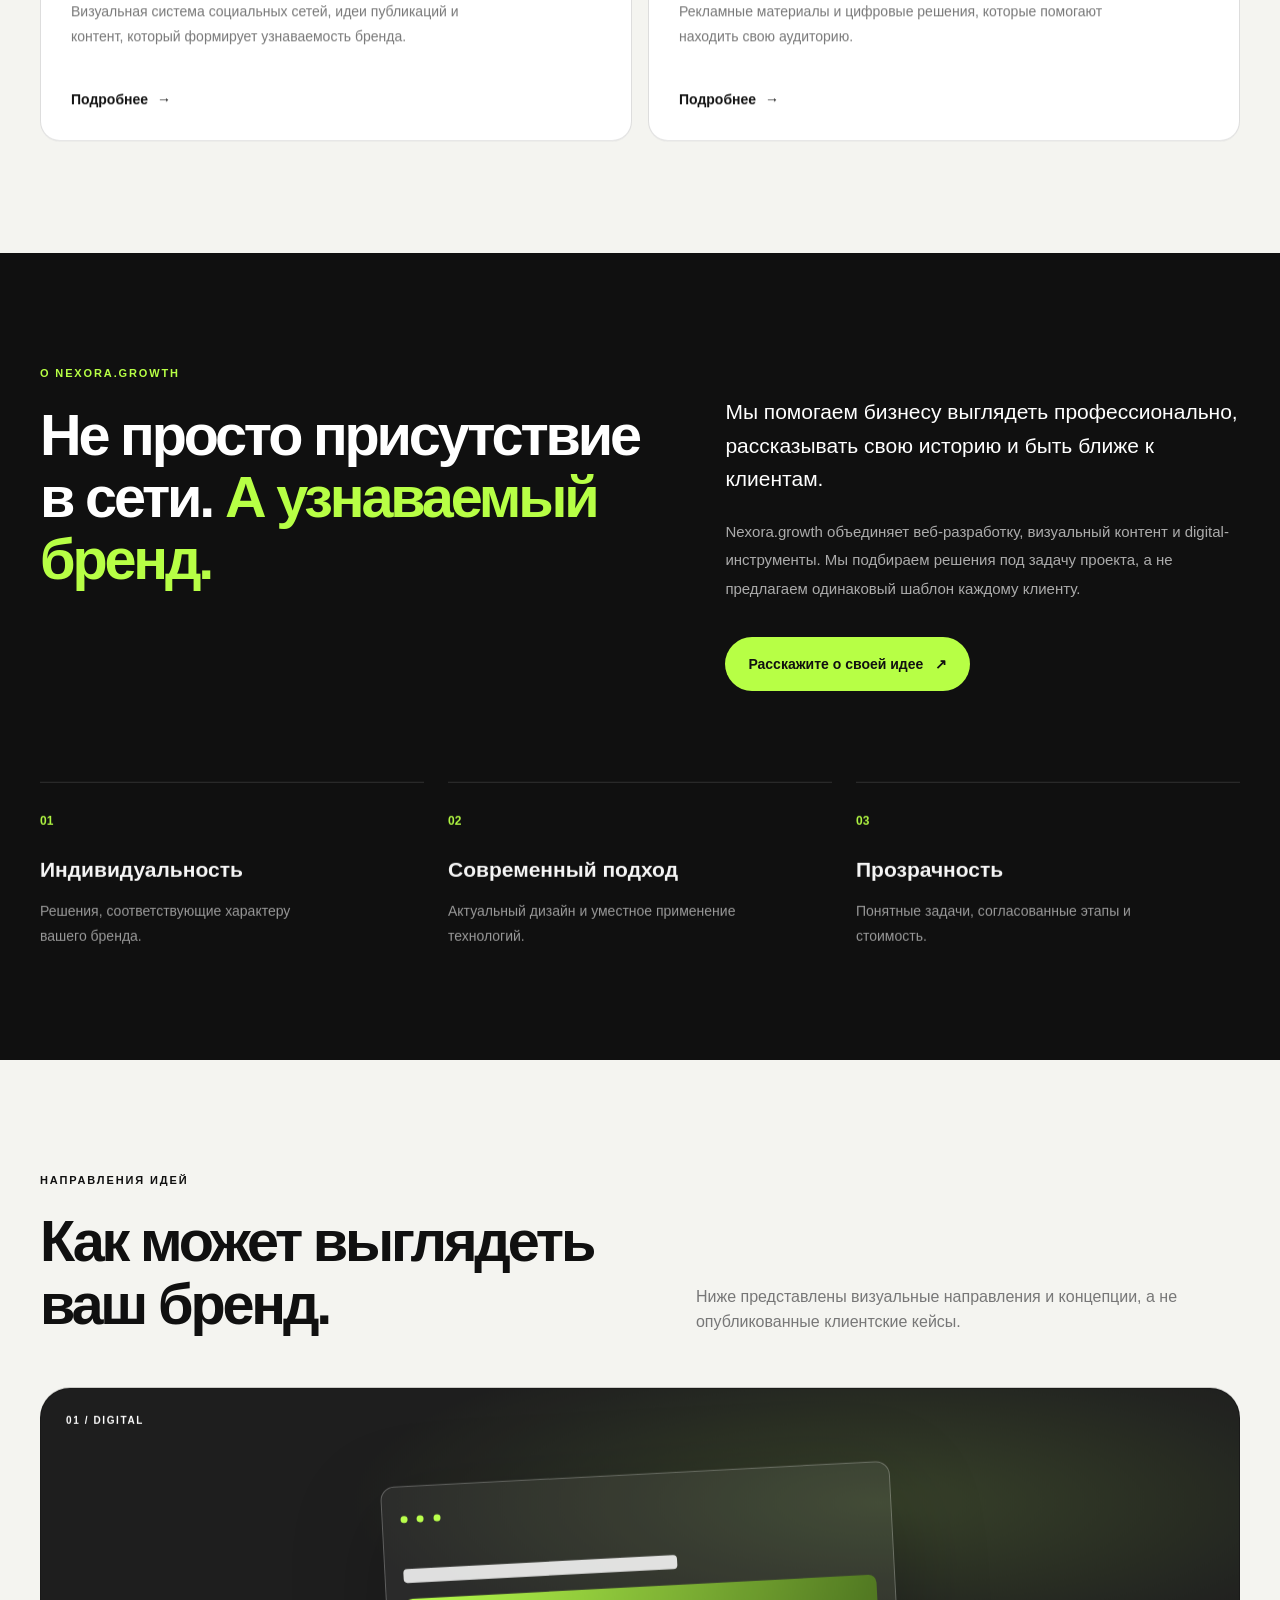
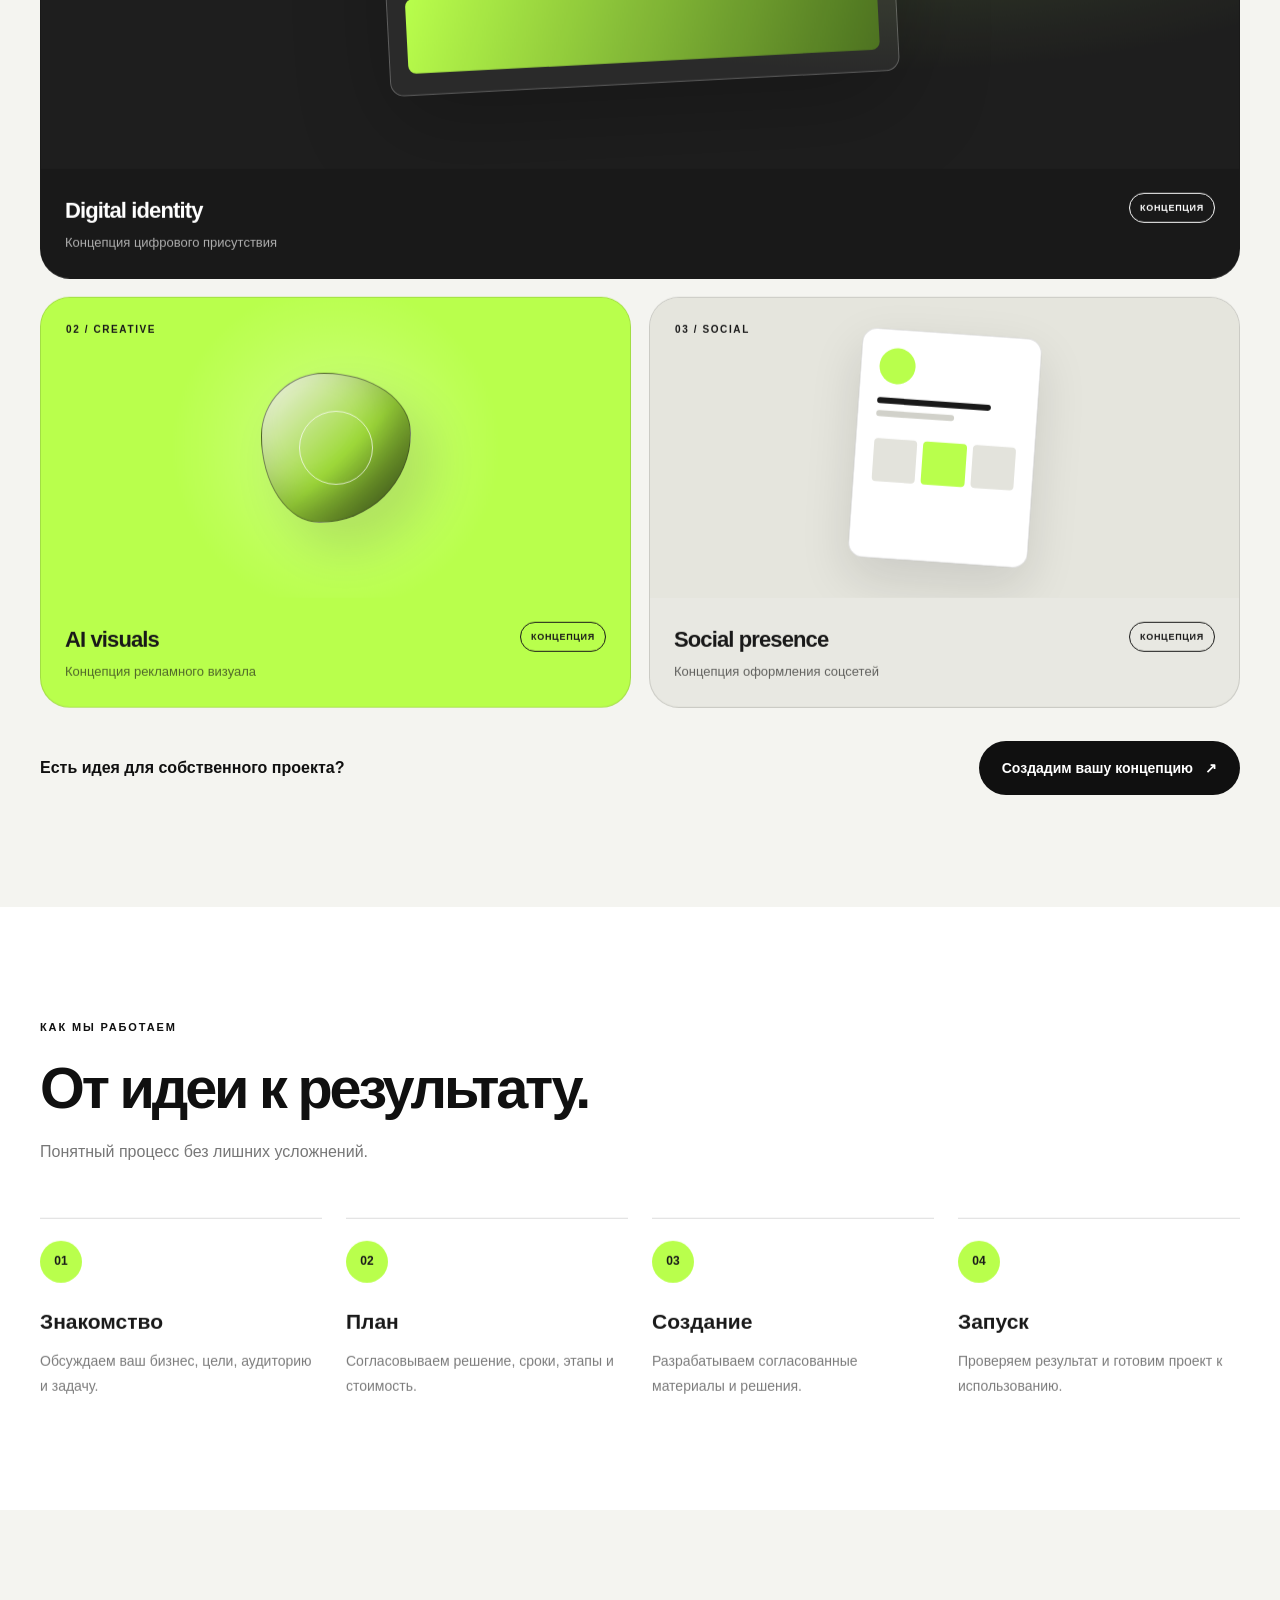
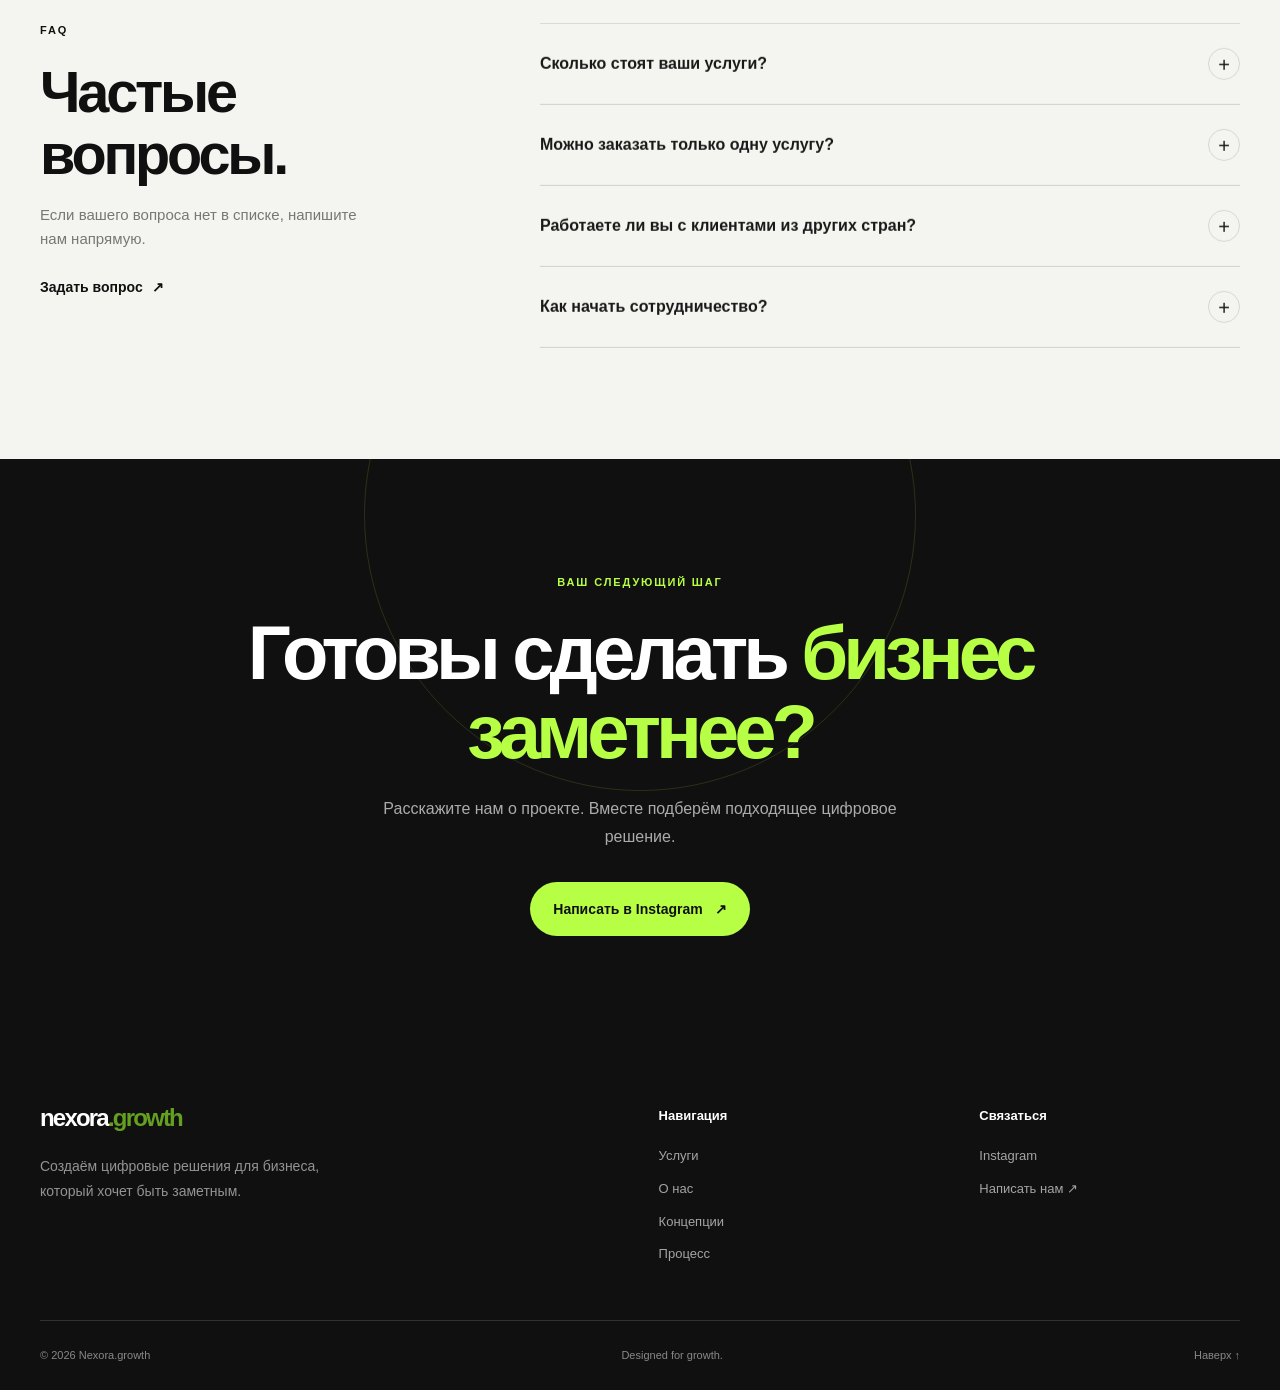
<file: contact.html>
<!DOCTYPE html>
<html lang="ru">
<head>
    <meta charset="UTF-8">
    <meta name="viewport" content="width=device-width, initial-scale=1.0">
    <meta http-equiv="refresh" content="0; url=index.html#contact">
    <title>Связаться с Nexora.growth — Nexora.growth</title>
    <link rel="stylesheet" href="css/style.css">
    <link rel="stylesheet" href="css/responsive.css">
</head>
<body>
    <main class="section section-dark">
        <div class="container">
            <p class="eyebrow">NEXORA.GROWTH</p>
            <h1>Связаться с Nexora.growth</h1>
            <p class="hero-description">Перенаправляем вас в нужный раздел сайта.</p>
            <a class="button button-lime" href="index.html#contact">Открыть раздел ↗</a>
        </div>
    </main>
</body>
</html>
</file>
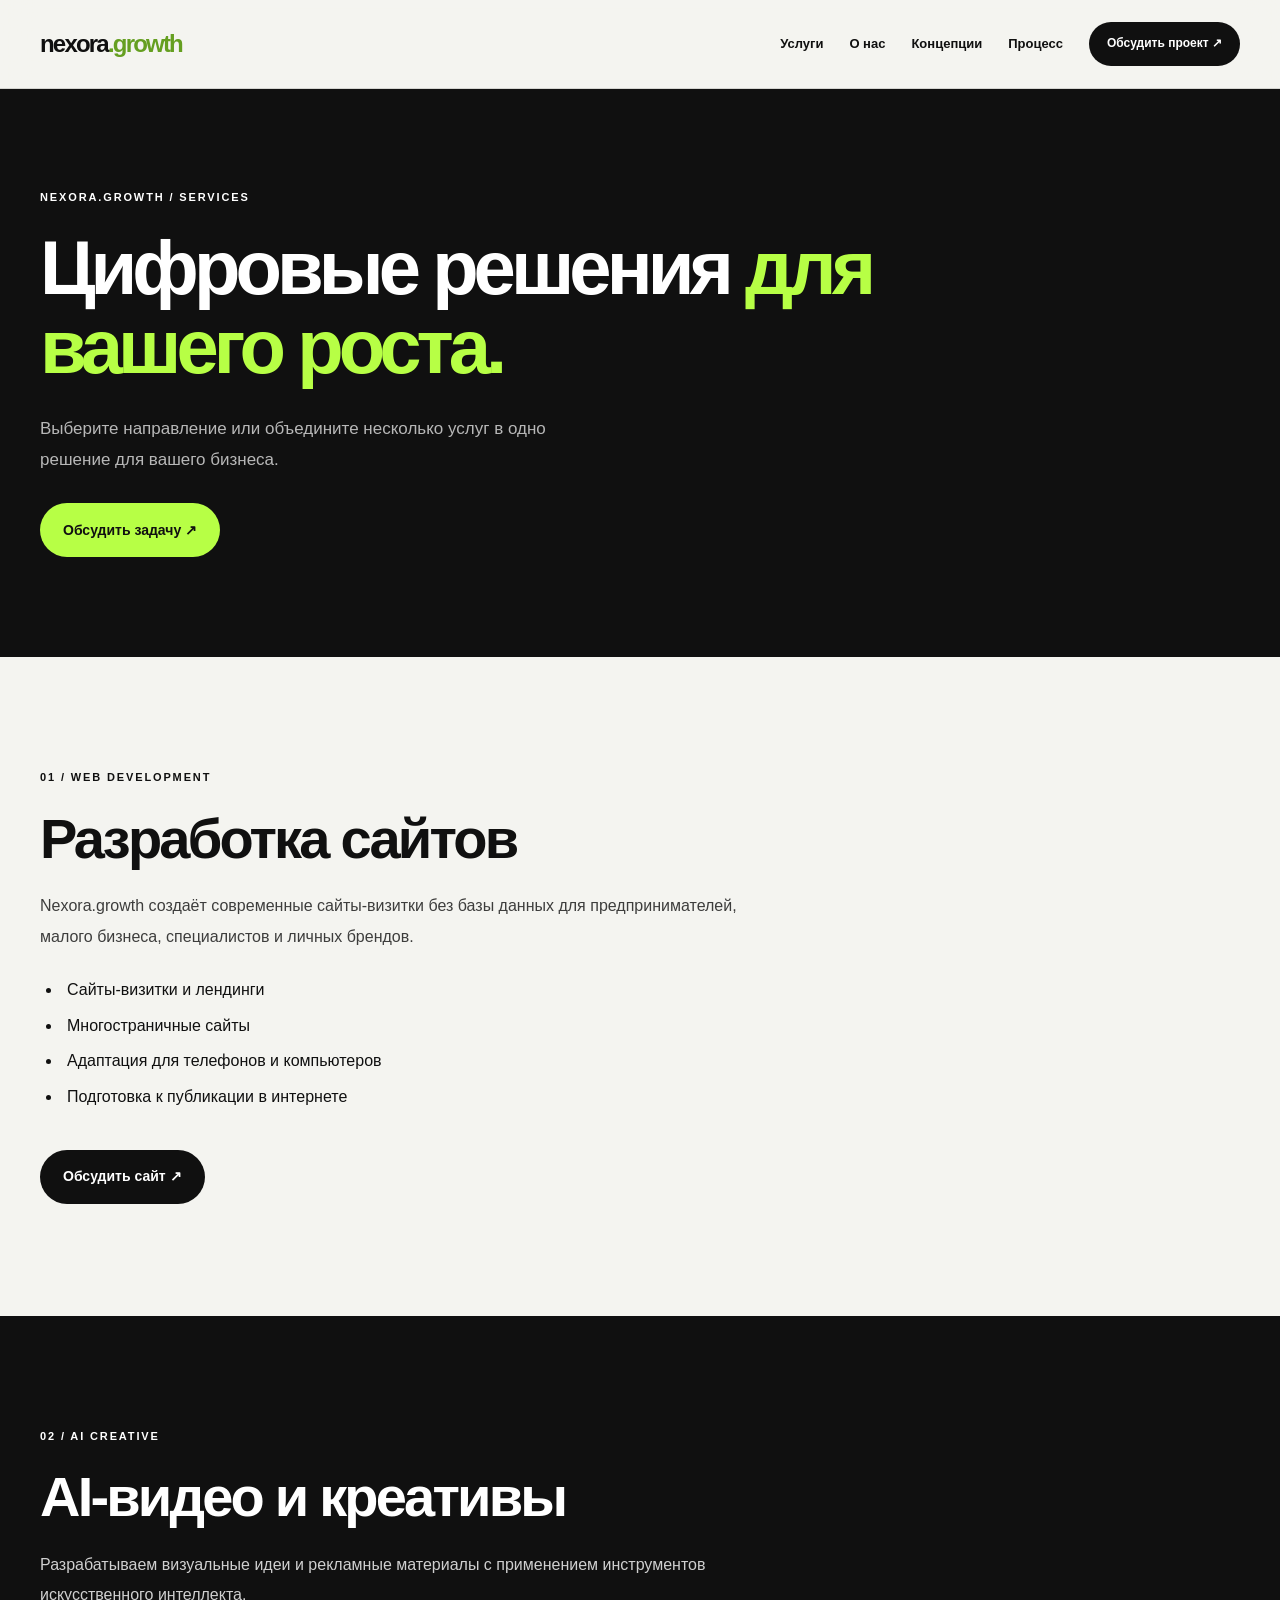
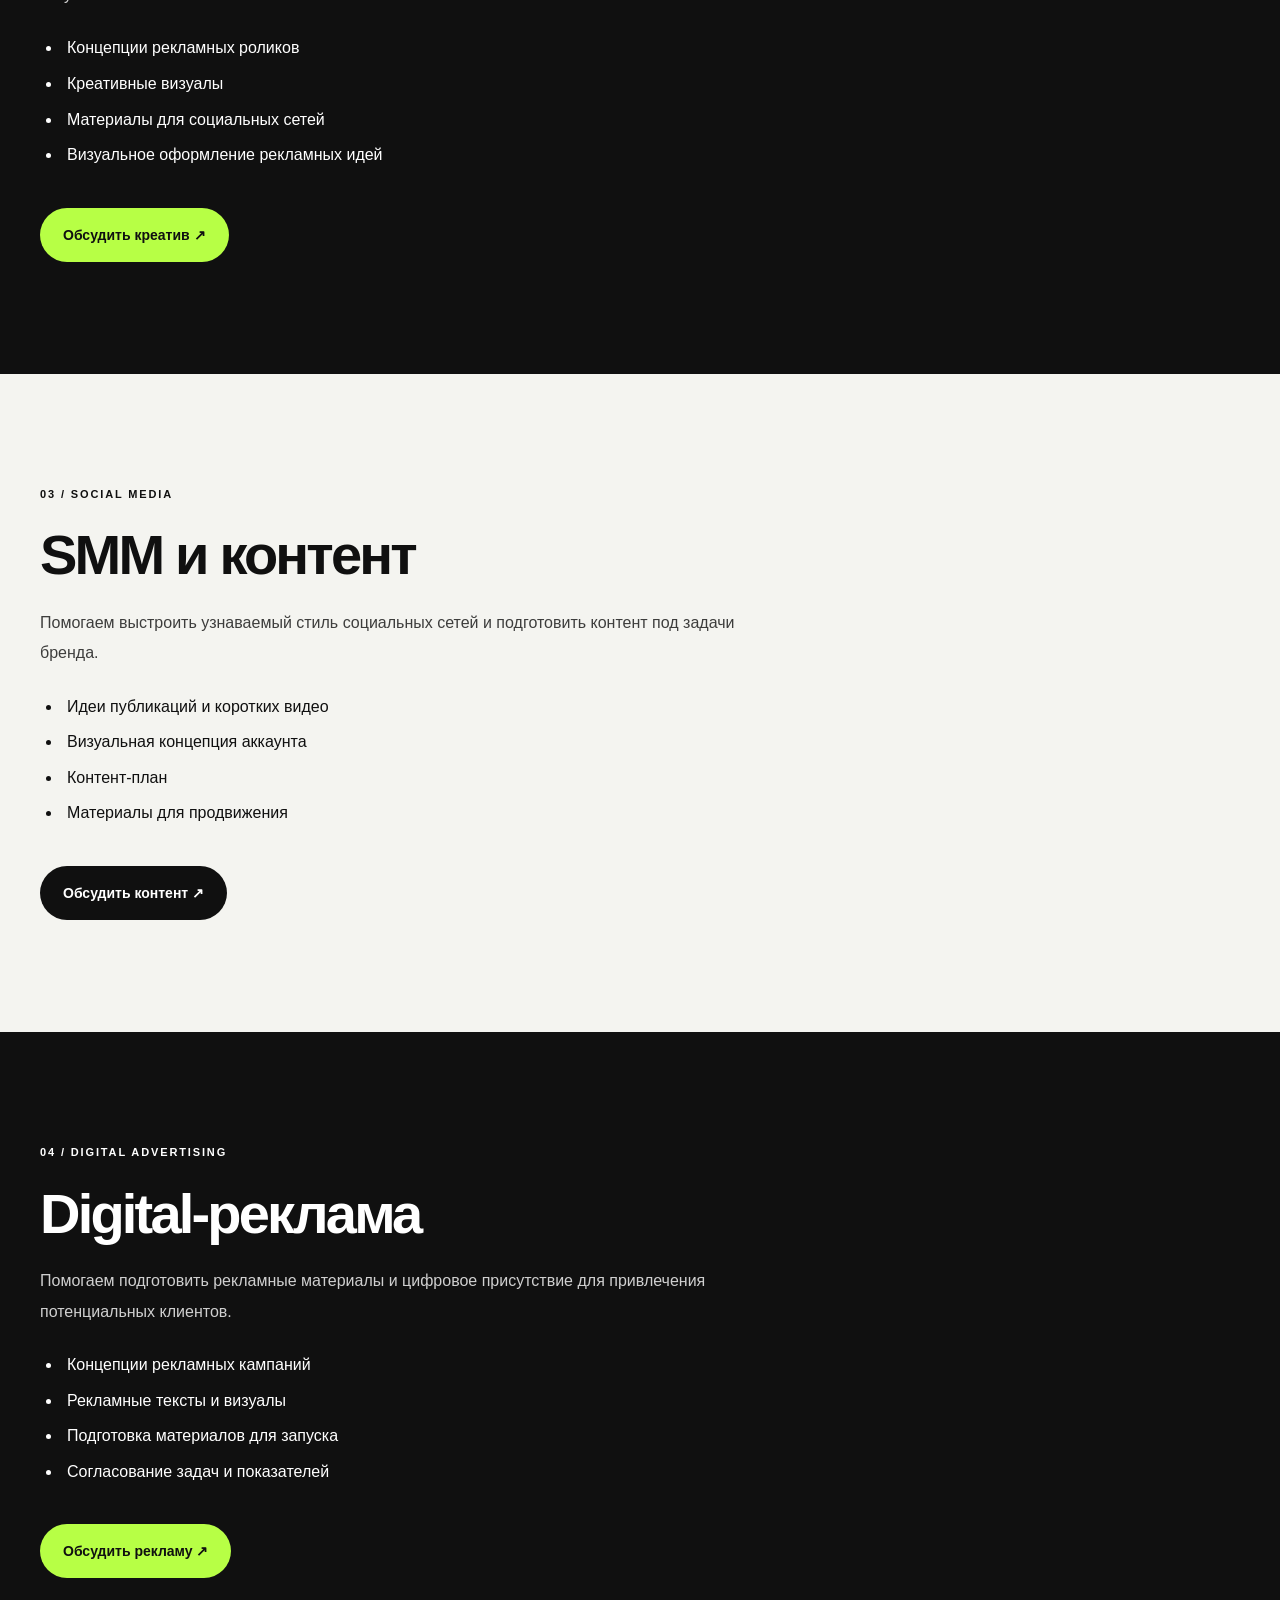
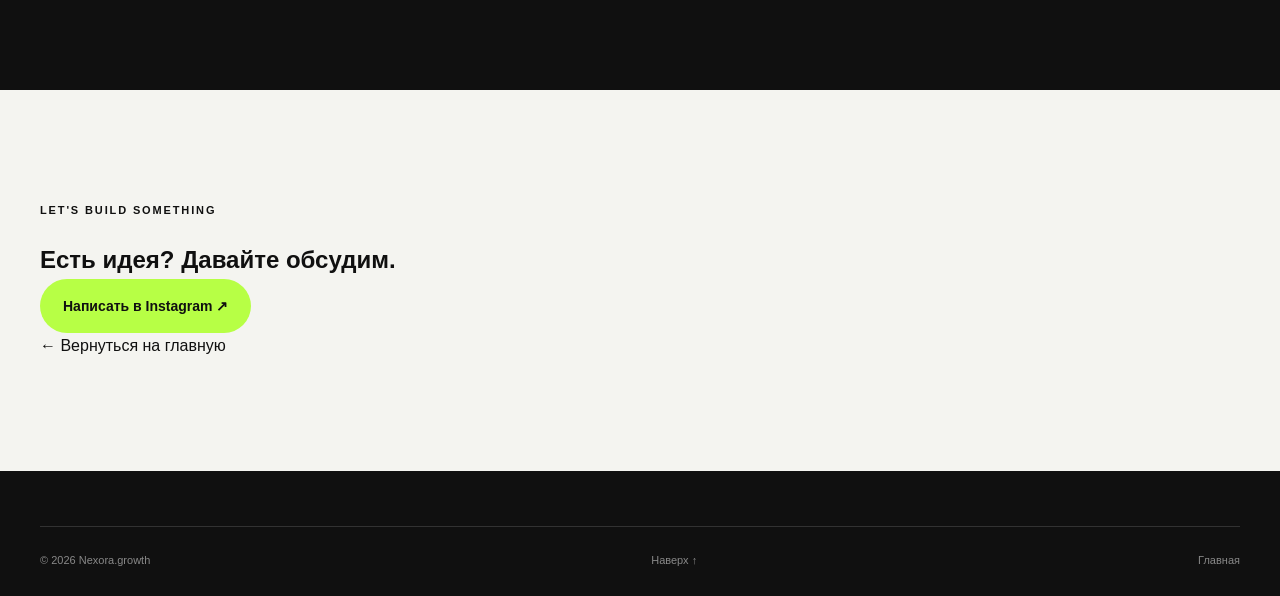
<file: services.html>
<!DOCTYPE html>
<html lang="ru">
<head>
    <meta charset="UTF-8">
    <meta name="viewport" content="width=device-width, initial-scale=1.0">
    <meta
        name="description"
        content="Услуги Nexora.growth: разработка сайтов, AI-видео, SMM и digital-реклама."
    >
    <meta name="theme-color" content="#101010">

    <title>Услуги — Nexora.growth</title>

    <link rel="stylesheet" href="css/style.css">
    <link rel="stylesheet" href="css/responsive.css">


</head>

<body>

    <header class="site-header">
        <div class="container header-inner">
            <a class="logo" href="index.html">
                nexora<span>.growth</span>
            </a>

            <button
                class="menu-toggle"
                type="button"
                aria-label="Открыть меню"
                aria-expanded="false"
                aria-controls="main-navigation"
            >
                <span></span>
                <span></span>
            </button>

            <nav class="navigation" id="main-navigation" aria-label="Главная навигация">
                <a href="index.html#services">Услуги</a>
                <a href="index.html#about">О нас</a>
                <a href="index.html#showcase">Концепции</a>
                <a href="index.html#process">Процесс</a>

                <a
                    class="button button-small button-dark"
                    href="https://ig.me/m/nexora.evolve"
                    target="_blank"
                    rel="noopener noreferrer"
                >
                    Обсудить проект ↗
                </a>
            </nav>
        </div>
    </header>

    <main>

        <section class="section section-dark" id="services-top">
            <div class="container">
                <p class="eyebrow">NEXORA.GROWTH / SERVICES</p>

                <h1>
                    Цифровые решения
                    <span class="text-lime">для вашего роста.</span>
                </h1>

                <p class="hero-description">
                    Выберите направление или объедините несколько услуг
                    в одно решение для вашего бизнеса.
                </p>

                <a
                    class="button button-lime"
                    href="https://ig.me/m/nexora.evolve"
                    target="_blank"
                    rel="noopener noreferrer"
                >
                    Обсудить задачу ↗
                </a>
            </div>
        </section>

        <section class="section" id="web">
            <div class="container">
                <p class="eyebrow">01 / WEB DEVELOPMENT</p>
                <h2>Разработка сайтов</h2>

                <p>
                    Nexora.growth создаёт современные сайты-визитки без базы данных для предпринимателей, малого бизнеса, специалистов и личных брендов.
                </p>

                <ul>
                    <li>Сайты-визитки и лендинги</li>
                    <li>Многостраничные сайты</li>
                    <li>Адаптация для телефонов и компьютеров</li>
                    <li>Подготовка к публикации в интернете</li>
                </ul>

                <a
                    class="button button-dark"
                    href="https://ig.me/m/nexora.evolve"
                    target="_blank"
                    rel="noopener noreferrer"
                >
                    Обсудить сайт ↗
                </a>
            </div>
        </section>

        <section class="section section-dark" id="ai">
            <div class="container">
                <p class="eyebrow">02 / AI CREATIVE</p>
                <h2>AI-видео и креативы</h2>

                <p>
                    Разрабатываем визуальные идеи и рекламные материалы
                    с применением инструментов искусственного интеллекта.
                </p>

                <ul>
                    <li>Концепции рекламных роликов</li>
                    <li>Креативные визуалы</li>
                    <li>Материалы для социальных сетей</li>
                    <li>Визуальное оформление рекламных идей</li>
                </ul>

                <a
                    class="button button-lime"
                    href="https://ig.me/m/nexora.evolve"
                    target="_blank"
                    rel="noopener noreferrer"
                >
                    Обсудить креатив ↗
                </a>
            </div>
        </section>

        <section class="section" id="content">
            <div class="container">
                <p class="eyebrow">03 / SOCIAL MEDIA</p>
                <h2>SMM и контент</h2>

                <p>
                    Помогаем выстроить узнаваемый стиль социальных сетей
                    и подготовить контент под задачи бренда.
                </p>

                <ul>
                    <li>Идеи публикаций и коротких видео</li>
                    <li>Визуальная концепция аккаунта</li>
                    <li>Контент-план</li>
                    <li>Материалы для продвижения</li>
                </ul>

                <a
                    class="button button-dark"
                    href="https://ig.me/m/nexora.evolve"
                    target="_blank"
                    rel="noopener noreferrer"
                >
                    Обсудить контент ↗
                </a>
            </div>
        </section>

        <section class="section section-dark" id="ads">
            <div class="container">
                <p class="eyebrow">04 / DIGITAL ADVERTISING</p>
                <h2>Digital-реклама</h2>

                <p>
                    Помогаем подготовить рекламные материалы и цифровое
                    присутствие для привлечения потенциальных клиентов.
                </p>

                <ul>
                    <li>Концепции рекламных кампаний</li>
                    <li>Рекламные тексты и визуалы</li>
                    <li>Подготовка материалов для запуска</li>
                    <li>Согласование задач и показателей</li>
                </ul>

                <a
                    class="button button-lime"
                    href="https://ig.me/m/nexora.evolve"
                    target="_blank"
                    rel="noopener noreferrer"
                >
                    Обсудить рекламу ↗
                </a>
            </div>
        </section>

        <section class="section">
            <div class="container">
                <p class="eyebrow">LET'S BUILD SOMETHING</p>
                <h2>Есть идея? Давайте обсудим.</h2>

                <a
                    class="button button-lime"
                    href="https://ig.me/m/nexora.evolve"
                    target="_blank"
                    rel="noopener noreferrer"
                >
                    Написать в Instagram ↗
                </a>

                <p>
                    <a href="index.html">← Вернуться на главную</a>
                </p>
            </div>
        </section>

    </main>

    <footer class="site-footer">
        <div class="container footer-bottom">
            <p>© <span id="current-year">2026</span> Nexora.growth</p>
            <a href="#services-top">Наверх ↑</a>
            <a href="index.html">Главная</a>
        </div>
    </footer>

    <script src="js/navigation.js" defer></script>
    <script src="js/main.js" defer></script>

</body>
</html>
</file>
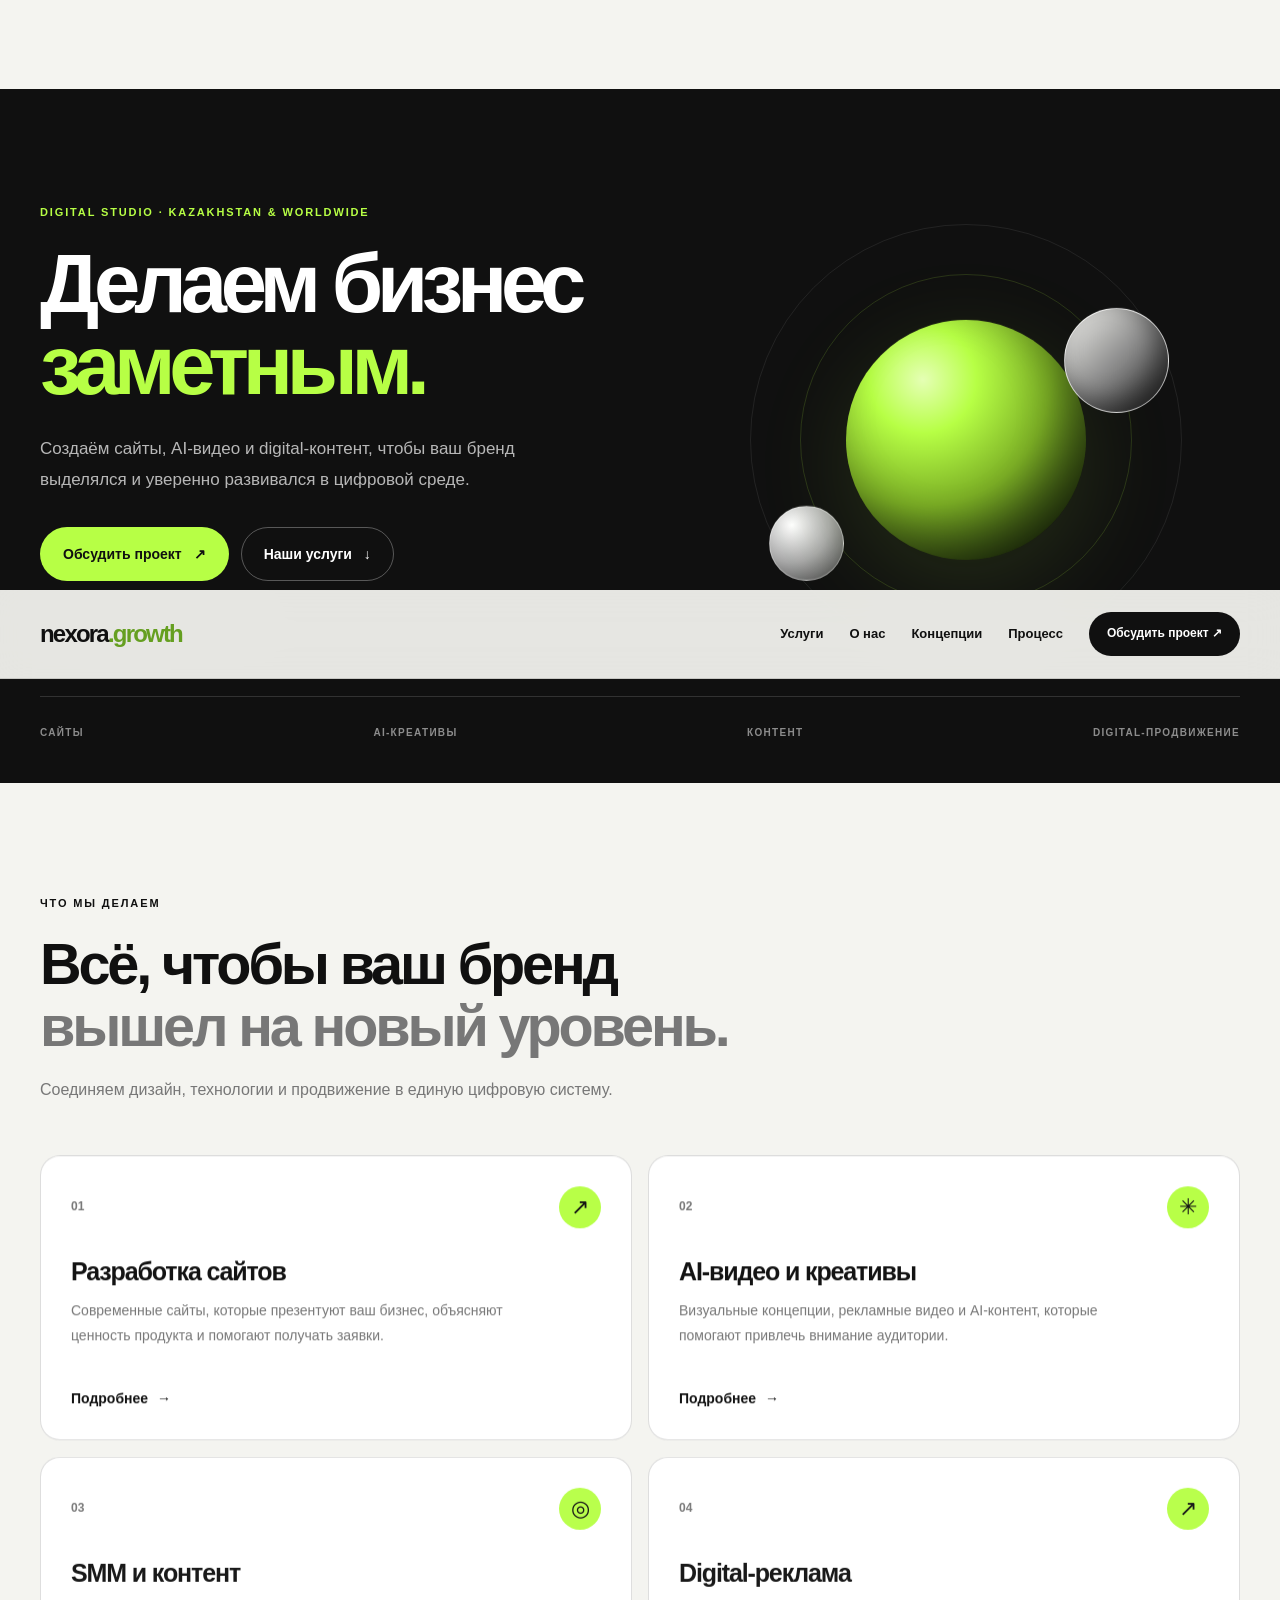
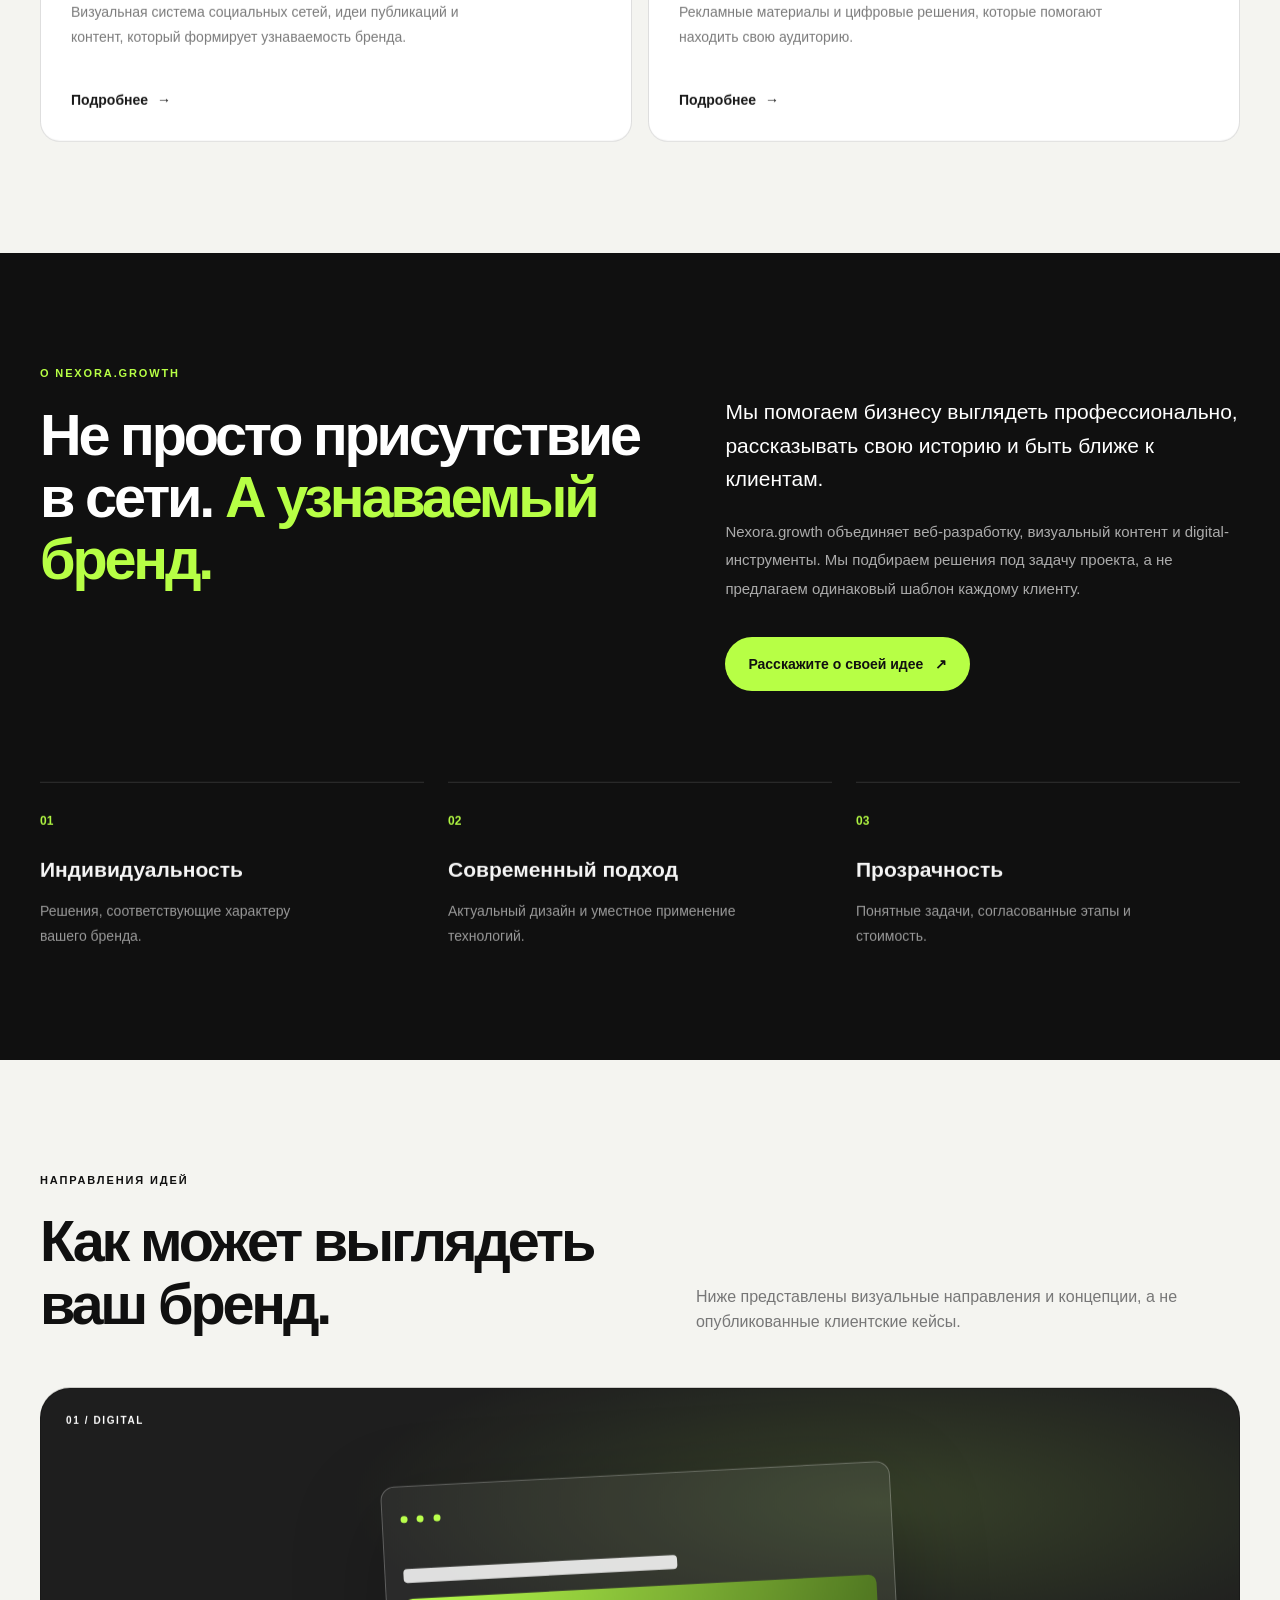
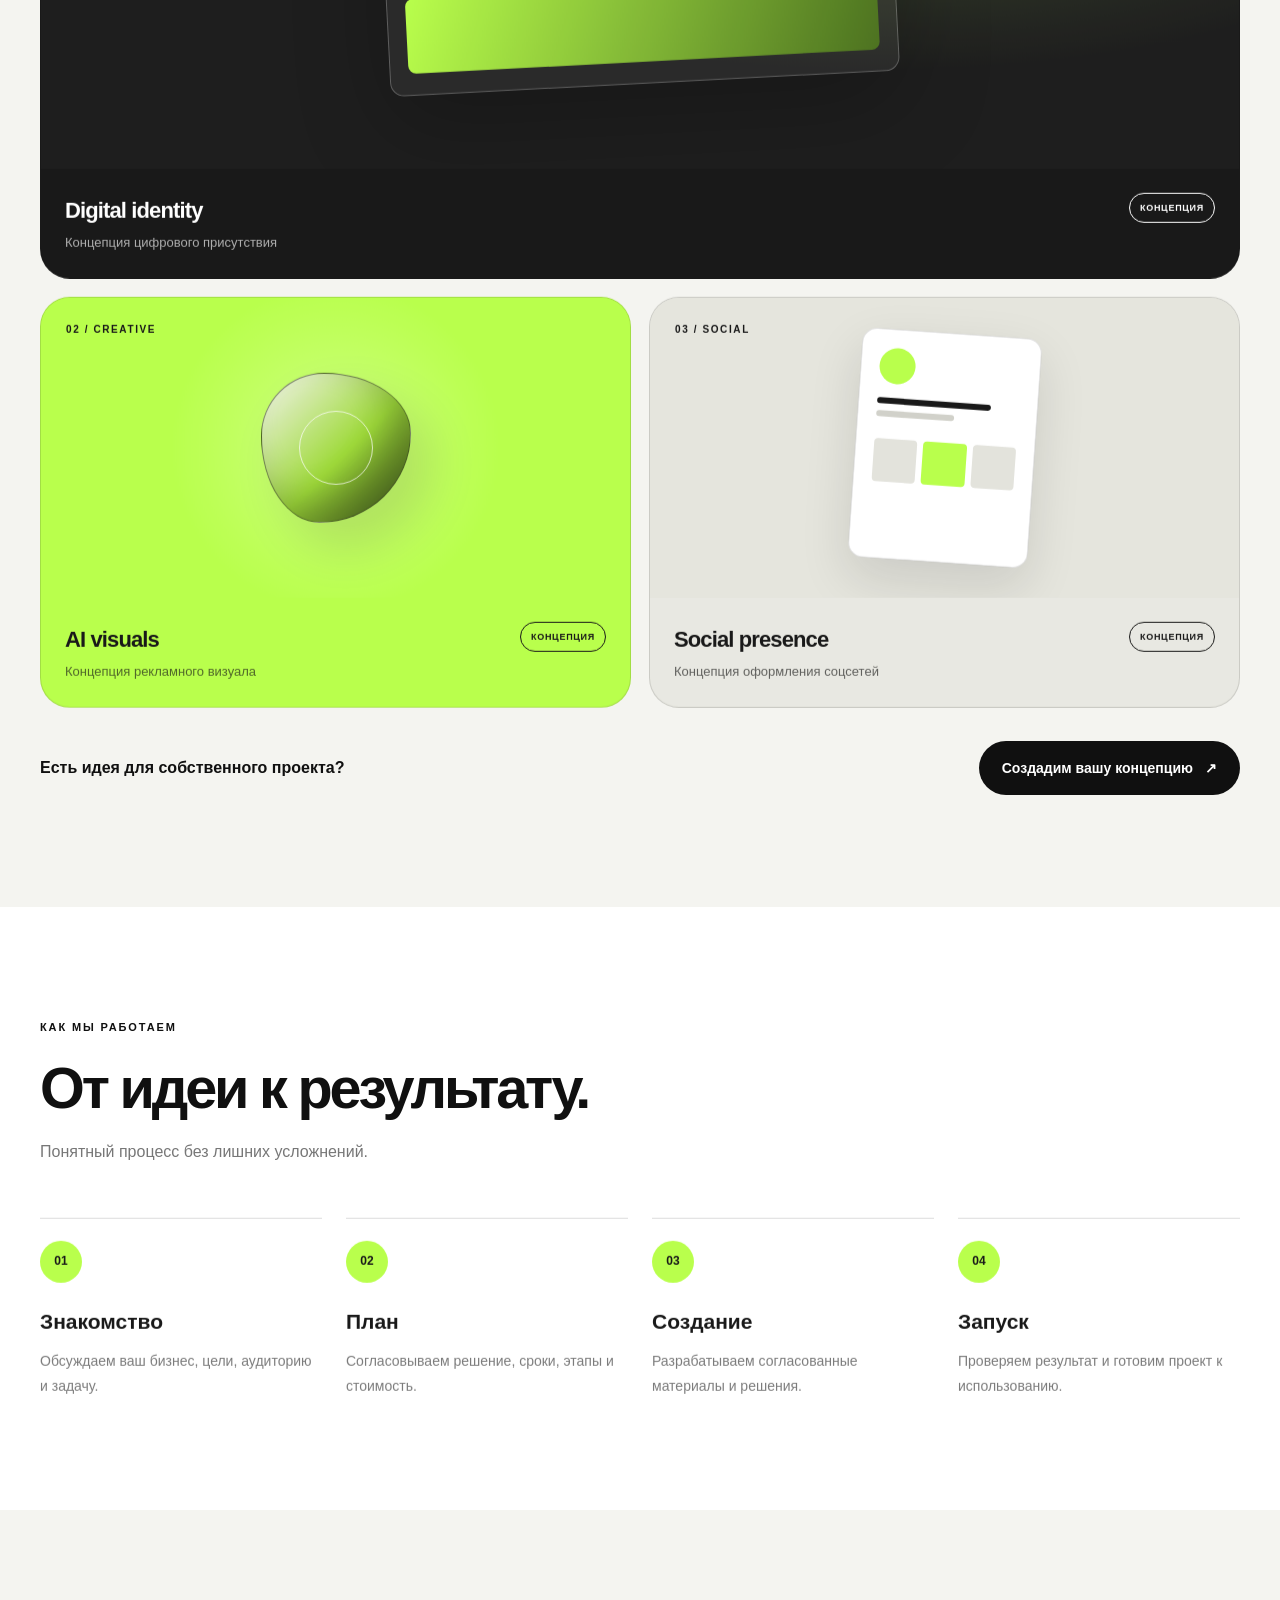
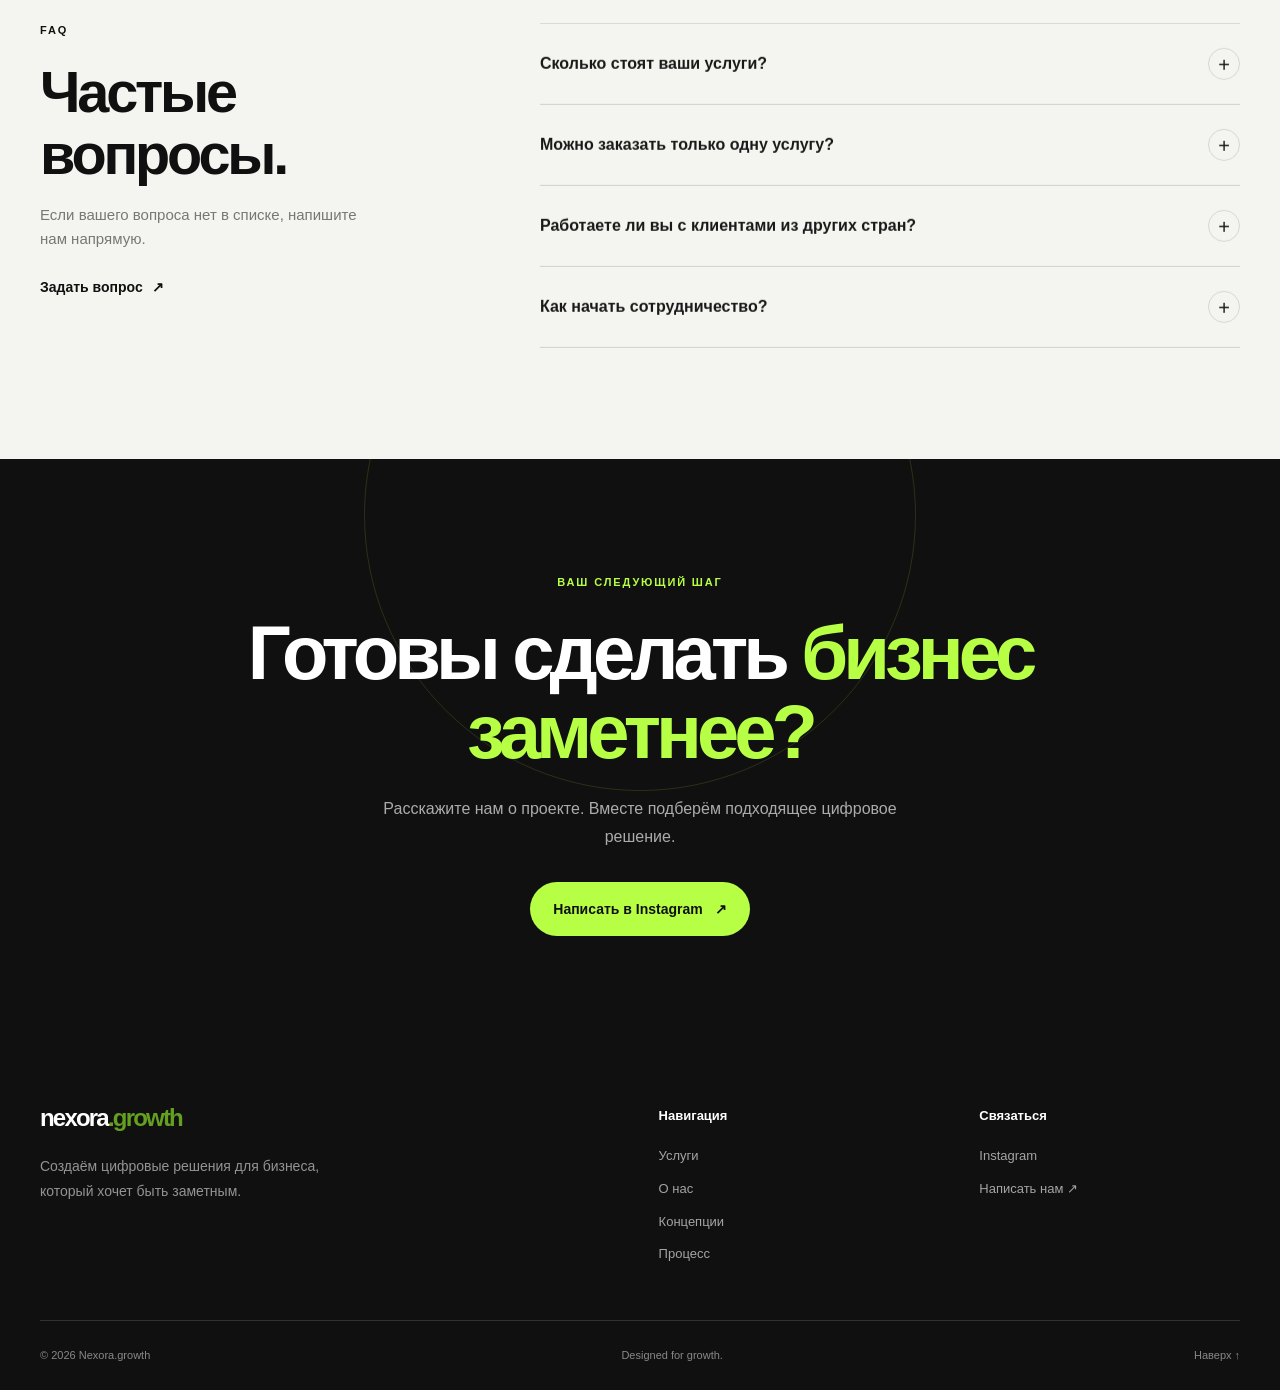
<file: showcase.html>
<!DOCTYPE html>
<html lang="ru">
<head>
    <meta charset="UTF-8">
    <meta name="viewport" content="width=device-width, initial-scale=1.0">
    <meta http-equiv="refresh" content="0; url=index.html#showcase">
    <title>Концепции Nexora.growth — Nexora.growth</title>
    <link rel="stylesheet" href="css/style.css">
    <link rel="stylesheet" href="css/responsive.css">
</head>
<body>
    <main class="section section-dark">
        <div class="container">
            <p class="eyebrow">NEXORA.GROWTH</p>
            <h1>Концепции Nexora.growth</h1>
            <p class="hero-description">Перенаправляем вас в нужный раздел сайта.</p>
            <a class="button button-lime" href="index.html#showcase">Открыть раздел ↗</a>
        </div>
    </main>
</body>
</html>
</file>
<file: css/style.css>
/* =========================================
   NEXORA.GROWTH — MAIN STYLES
   Bold Liquid Minimalism
   ========================================= */

/* ---------- VARIABLES ---------- */

:root {
    --black: #101010;
    --black-soft: #191919;
    --lime: #B7FF45;
    --white: #FFFFFF;
    --off-white: #F4F4F0;
    --gray: #777777;
    --gray-light: #DCDCD5;
    --border-dark: rgba(255, 255, 255, 0.14);
    --border-light: rgba(16, 16, 16, 0.14);

    --container: 1200px;
    --header-height: 88px;

    --radius-small: 12px;
    --radius-medium: 20px;
    --radius-large: 30px;

    --transition: 0.25s ease;
}

/* ---------- RESET ---------- */

* {
    box-sizing: border-box;
    margin: 0;
    padding: 0;
}

html {
    scroll-behavior: smooth;
    scroll-padding-top: 110px;
}

body {
    min-width: 320px;
    background: var(--off-white);
    color: var(--black);
    font-family: Arial, Helvetica, sans-serif;
    line-height: 1.6;
    -webkit-font-smoothing: antialiased;
}

body.menu-open {
    overflow: hidden;
}

img,
svg,
video {
    display: block;
    max-width: 100%;
}

a {
    color: inherit;
    text-decoration: none;
}

button,
input,
textarea,
select {
    font: inherit;
}

button {
    color: inherit;
}

button,
a {
    -webkit-tap-highlight-color: transparent;
}

button:focus-visible,
a:focus-visible,
summary:focus-visible {
    outline: 3px solid var(--lime);
    outline-offset: 5px;
}

::selection {
    color: var(--black);
    background: var(--lime);
}

/* ---------- SHARED LAYOUT ---------- */

.container {
    width: min(var(--container), calc(100% - 64px));
    margin-inline: auto;
}

.section {
    padding-block: 112px;
}

.section-dark {
    background: var(--black);
    color: var(--white);
}

.text-lime {
    color: var(--lime);
}

.text-muted {
    color: var(--gray);
}

.eyebrow {
    margin-bottom: 22px;
    font-size: 11px;
    font-weight: 700;
    letter-spacing: 0.17em;
    line-height: 1.5;
    text-transform: uppercase;
}

.section-heading {
    max-width: 760px;
    margin-bottom: 52px;
}

.section-heading h2,
.about-heading h2,
.faq-heading h2 {
    font-size: clamp(34px, 4.5vw, 60px);
    font-weight: 600;
    letter-spacing: -0.055em;
    line-height: 1.08;
}

.section-heading > p:not(.eyebrow) {
    max-width: 580px;
    margin-top: 20px;
    color: var(--gray);
    font-size: 16px;
}

.section-heading-row {
    display: flex;
    align-items: flex-end;
    justify-content: space-between;
    gap: 36px;
    max-width: none;
}

.section-heading-row > p {
    max-width: 350px;
}

/* ---------- BUTTONS ---------- */

.button {
    display: inline-flex;
    min-height: 54px;
    align-items: center;
    justify-content: center;
    gap: 12px;
    padding: 14px 22px;
    border: 1px solid transparent;
    border-radius: 999px;
    font-size: 14px;
    font-weight: 700;
    line-height: 1.3;
    text-align: center;
    cursor: pointer;
    transition:
        background var(--transition),
        color var(--transition),
        border-color var(--transition),
        transform var(--transition);
}

.button:hover {
    transform: translateY(-2px);
}

.button:active {
    transform: translateY(0);
}

.button-lime {
    background: var(--lime);
    color: var(--black);
}

.button-lime:hover {
    background: #CAFF80;
}

.button-dark {
    background: var(--black);
    color: var(--white);
}

.button-dark:hover {
    background: #333333;
}

.button-outline {
    border-color: rgba(255, 255, 255, 0.3);
    color: var(--white);
}

.button-outline:hover {
    border-color: var(--lime);
    color: var(--lime);
}

.button-small {
    min-height: 44px;
    padding: 11px 17px;
    font-size: 12px;
}

.text-link {
    display: inline-flex;
    align-items: center;
    gap: 9px;
    width: fit-content;
    font-size: 14px;
    font-weight: 700;
    transition: color var(--transition);
}

.text-link:hover {
    color: #639B1B;
}

.section-dark .text-link:hover {
    color: var(--lime);
}

/* ---------- HEADER ---------- */

.site-header {
    position: sticky;
    z-index: 1000;
    top: 0;
    width: 100%;
    background: rgba(244, 244, 240, 0.94);
    border-bottom: 1px solid var(--border-light);
    backdrop-filter: blur(18px);
    -webkit-backdrop-filter: blur(18px);
}

.header-inner {
    display: flex;
    min-height: var(--header-height);
    align-items: center;
    justify-content: space-between;
    gap: 30px;
}

.logo {
    flex-shrink: 0;
    font-size: 24px;
    font-weight: 800;
    letter-spacing: -0.075em;
    line-height: 1;
}

.logo span {
    color: #659F20;
}

.navigation {
    display: flex;
    align-items: center;
    gap: 26px;
}

.navigation > a:not(.button) {
    position: relative;
    font-size: 13px;
    font-weight: 600;
    transition: opacity var(--transition);
}

.navigation > a:not(.button):hover {
    opacity: 0.6;
}

.menu-toggle {
    display: none;
    width: 46px;
    height: 46px;
    align-items: center;
    justify-content: center;
    flex-direction: column;
    gap: 6px;
    border: 1px solid var(--border-light);
    border-radius: 50%;
    background: transparent;
    cursor: pointer;
}

.menu-toggle span {
    display: block;
    width: 19px;
    height: 2px;
    border-radius: 2px;
    background: var(--black);
    transition:
        transform var(--transition),
        width var(--transition);
}

.menu-toggle[aria-expanded="true"] span:first-child {
    transform: translateY(4px) rotate(45deg);
}

.menu-toggle[aria-expanded="true"] span:last-child {
    transform: translateY(-4px) rotate(-45deg);
}

/* ---------- HERO ---------- */

.hero {
    position: relative;
    overflow: hidden;
    padding-top: 95px;
    padding-bottom: 30px;
}

.hero-grid {
    display: grid;
    min-height: 470px;
    grid-template-columns: 1.05fr 0.95fr;
    align-items: center;
    gap: 48px;
}

.hero-content {
    position: relative;
    z-index: 2;
    padding-block: 20px 60px;
}

.hero .eyebrow {
    color: var(--lime);
}

.hero h1 {
    max-width: 700px;
    font-size: clamp(48px, 6.5vw, 84px);
    font-weight: 600;
    letter-spacing: -0.075em;
    line-height: 0.99;
}

.hero-description {
    max-width: 520px;
    margin-top: 27px;
    color: rgba(255, 255, 255, 0.7);
    font-size: 17px;
    line-height: 1.8;
}

.hero-actions {
    display: flex;
    flex-wrap: wrap;
    gap: 12px;
    margin-top: 32px;
}

.hero-note {
    display: flex;
    align-items: center;
    gap: 10px;
    margin-top: 35px;
    color: rgba(255, 255, 255, 0.6);
    font-size: 12px;
}

.status-dot {
    width: 8px;
    height: 8px;
    flex: 0 0 auto;
    border-radius: 50%;
    background: var(--lime);
    box-shadow: 0 0 14px rgba(183, 255, 69, 0.45);
}

.hero-visual {
    position: relative;
    display: grid;
    min-height: 440px;
    overflow: hidden;
    place-items: center;
    isolation: isolate;
}

.hero-visual::before {
    position: absolute;
    z-index: -1;
    width: 330px;
    height: 330px;
    border: 1px solid rgba(183, 255, 69, 0.15);
    border-radius: 50%;
    content: "";
}

.hero-visual::after {
    position: absolute;
    z-index: -1;
    width: 430px;
    height: 430px;
    border: 1px solid rgba(255, 255, 255, 0.08);
    border-radius: 50%;
    content: "";
}

.hero-orb {
    position: absolute;
    border-radius: 50%;
    will-change: transform;
}

.hero-orb-one {
    z-index: 2;
    width: 240px;
    height: 240px;
    background:
        radial-gradient(circle at 32% 25%, #E5FFB5 0%, #B7FF45 22%, #7BAE25 52%, #26380E 82%);
    box-shadow:
        inset -20px -25px 45px rgba(0, 0, 0, 0.3),
        0 25px 100px rgba(183, 255, 69, 0.12);
    animation: orb-float 7s ease-in-out infinite;
}

.hero-orb-two {
    z-index: 3;
    width: 105px;
    height: 105px;
    top: 20%;
    right: 13%;
    border: 1px solid rgba(255, 255, 255, 0.6);
    background: linear-gradient(135deg, #F4F4F0, #858585 55%, #242424);
    box-shadow: inset -10px -10px 25px rgba(0, 0, 0, 0.45);
    animation: orb-float 9s ease-in-out infinite reverse;
}

.hero-orb-three {
    z-index: 1;
    width: 75px;
    height: 75px;
    bottom: 18%;
    left: 14%;
    border: 1px solid rgba(255, 255, 255, 0.35);
    background: radial-gradient(circle at 30% 25%, #FFFFFF, #A7A7A7 50%, #343434);
    animation: orb-float 6s ease-in-out infinite;
}

.hero-visual-label {
    position: absolute;
    right: 0;
    bottom: 24px;
    left: 0;
    display: flex;
    justify-content: center;
    gap: 10px;
    color: rgba(255, 255, 255, 0.55);
    font-size: 10px;
    font-weight: 700;
    letter-spacing: 0.18em;
}

.hero-bottom {
    display: flex;
    flex-wrap: wrap;
    justify-content: space-between;
    gap: 20px;
    padding-block: 28px 12px;
    border-top: 1px solid var(--border-dark);
    color: rgba(255, 255, 255, 0.52);
    font-size: 10px;
    font-weight: 700;
    letter-spacing: 0.13em;
}

/* ---------- SERVICES ---------- */

.services-section {
    background: var(--off-white);
}

.services-grid {
    display: grid;
    grid-template-columns: repeat(2, minmax(0, 1fr));
    gap: 16px;
}

.service-card {
    display: flex;
    min-height: 285px;
    flex-direction: column;
    align-items: flex-start;
    padding: 30px;
    border: 1px solid var(--border-light);
    border-radius: var(--radius-medium);
    background: var(--white);
    transition:
        transform var(--transition),
        box-shadow var(--transition),
        border-color var(--transition);
}

.service-card:hover {
    transform: translateY(-5px);
    border-color: rgba(16, 16, 16, 0.3);
    box-shadow: 0 20px 50px rgba(16, 16, 16, 0.06);
}

.service-card-top {
    display: flex;
    width: 100%;
    align-items: center;
    justify-content: space-between;
    margin-bottom: 28px;
}

.service-number {
    color: var(--gray);
    font-size: 12px;
    font-weight: 700;
}

.service-icon {
    display: grid;
    width: 42px;
    height: 42px;
    place-items: center;
    border-radius: 50%;
    background: var(--lime);
    font-size: 22px;
}

.service-card h3 {
    margin-bottom: 12px;
    font-size: 25px;
    font-weight: 600;
    letter-spacing: -0.045em;
    line-height: 1.2;
}

.service-card p {
    max-width: 440px;
    margin-bottom: 25px;
    color: var(--gray);
    font-size: 14px;
    line-height: 1.8;
}

.service-card .text-link {
    margin-top: auto;
}

/* ---------- ABOUT ---------- */

.about-section {
    background: var(--black);
    color: var(--white);
}

.about-grid {
    display: grid;
    grid-template-columns: 1fr 0.85fr;
    gap: 80px;
}

.about-heading .eyebrow {
    color: var(--lime);
}

.about-heading h2 {
    max-width: 620px;
}

.about-content {
    padding-top: 30px;
}

.about-content p {
    margin-bottom: 22px;
    color: rgba(255, 255, 255, 0.65);
    font-size: 15px;
    line-height: 1.9;
}

.about-content .about-lead {
    color: var(--white);
    font-size: 21px;
    line-height: 1.6;
}

.about-content .button {
    margin-top: 12px;
}

.principles-grid {
    display: grid;
    grid-template-columns: repeat(3, minmax(0, 1fr));
    gap: 24px;
    margin-top: 90px;
}

.principle {
    padding-top: 24px;
    border-top: 1px solid var(--border-dark);
}

.principle-number {
    color: var(--lime);
    font-size: 12px;
    font-weight: 700;
}

.principle h3 {
    margin-top: 20px;
    font-size: 21px;
    font-weight: 600;
}

.principle p {
    max-width: 300px;
    margin-top: 12px;
    color: rgba(255, 255, 255, 0.6);
    font-size: 14px;
    line-height: 1.8;
}

/* ---------- SHOWCASE ---------- */

.showcase-section {
    background: var(--off-white);
}

.showcase-grid {
    display: grid;
    grid-template-columns: repeat(2, minmax(0, 1fr));
    gap: 18px;
}

.showcase-card {
    overflow: hidden;
    border: 1px solid var(--border-light);
    border-radius: var(--radius-large);
    background: var(--white);
}

.showcase-card:first-child {
    grid-column: 1 / -1;
}

.showcase-card-dark {
    background: var(--black);
    color: var(--white);
}

.showcase-card-lime {
    background: var(--lime);
    color: var(--black);
}

.showcase-card-light {
    background: #E8E8E1;
    color: var(--black);
}

.showcase-art {
    position: relative;
    display: grid;
    min-height: 300px;
    overflow: hidden;
    place-items: center;
}

.showcase-card:first-child .showcase-art {
    min-height: 380px;
}

.art-label {
    position: absolute;
    z-index: 2;
    top: 24px;
    left: 25px;
    font-size: 10px;
    font-weight: 700;
    letter-spacing: 0.16em;
}

.showcase-art-web {
    background:
        radial-gradient(ellipse at 70% 30%, #303A22, transparent 45%),
        #151515;
}

.art-window {
    position: relative;
    width: min(72%, 510px);
    height: 210px;
    padding: 18px;
    border: 1px solid rgba(255, 255, 255, 0.25);
    border-radius: 14px;
    background: rgba(255, 255, 255, 0.06);
    box-shadow: 0 30px 90px rgba(0, 0, 0, 0.3);
    transform: rotate(-3deg);
}

.art-window-dot {
    display: inline-block;
    width: 7px;
    height: 7px;
    margin-right: 5px;
    border-radius: 50%;
    background: var(--lime);
}

.art-window-line {
    width: 58%;
    height: 14px;
    margin-top: 38px;
    border-radius: 4px;
    background: rgba(255, 255, 255, 0.85);
}

.art-window-block {
    width: 100%;
    height: 75px;
    margin-top: 16px;
    border-radius: 8px;
    background: linear-gradient(110deg, #B7FF45, #466D18);
}

.showcase-art-ai {
    background:
        radial-gradient(circle at center, rgba(255, 255, 255, 0.3), transparent 50%),
        var(--lime);
}

.art-shape {
    display: grid;
    width: 150px;
    height: 150px;
    place-items: center;
    border: 1px solid rgba(16, 16, 16, 0.5);
    border-radius: 42% 58% 61% 39% / 42% 40% 60% 58%;
    background: linear-gradient(135deg, #F4F4F0, #9BD932 55%, #334C0F);
    box-shadow:
        inset -20px -20px 35px rgba(0, 0, 0, 0.2),
        20px 25px 50px rgba(0, 0, 0, 0.12);
    animation: shape-morph 9s ease-in-out infinite;
}

.art-shape-inner {
    width: 50%;
    height: 50%;
    border: 1px solid rgba(255, 255, 255, 0.7);
    border-radius: 50%;
}

.showcase-art-social {
    background: #E4E4DC;
}

.social-mockup {
    width: 180px;
    min-height: 230px;
    padding: 18px;
    border: 1px solid rgba(16, 16, 16, 0.12);
    border-radius: 15px;
    background: var(--white);
    box-shadow: 0 20px 50px rgba(16, 16, 16, 0.12);
    transform: rotate(4deg);
}

.social-mockup-circle {
    width: 36px;
    height: 36px;
    border-radius: 50%;
    background: var(--lime);
}

.social-mockup-line {
    width: 80%;
    height: 6px;
    margin-top: 14px;
    border-radius: 4px;
    background: var(--black);
}

.social-mockup-line.short {
    width: 55%;
    margin-top: 7px;
    background: #D0D0C8;
}

.social-mockup-grid {
    display: grid;
    grid-template-columns: repeat(3, 1fr);
    gap: 6px;
    margin-top: 22px;
}

.social-mockup-grid span {
    aspect-ratio: 1;
    border-radius: 4px;
    background: #E2E2DB;
}

.social-mockup-grid span:nth-child(2) {
    background: var(--lime);
}

.showcase-info {
    display: flex;
    align-items: flex-start;
    justify-content: space-between;
    gap: 18px;
    padding: 24px;
}

.showcase-info h3 {
    font-size: 22px;
    font-weight: 600;
    letter-spacing: -0.04em;
}

.showcase-info p {
    margin-top: 5px;
    opacity: 0.65;
    font-size: 13px;
}

.concept-tag {
    flex-shrink: 0;
    padding: 7px 10px;
    border: 1px solid currentColor;
    border-radius: 999px;
    font-size: 9px;
    font-weight: 700;
    letter-spacing: 0.08em;
}

.showcase-cta {
    display: flex;
    align-items: center;
    justify-content: space-between;
    gap: 24px;
    margin-top: 34px;
}

.showcase-cta p {
    font-size: 16px;
    font-weight: 600;
}

/* ---------- PROCESS ---------- */

.process-section {
    background: var(--white);
}

.process-grid {
    display: grid;
    grid-template-columns: repeat(4, minmax(0, 1fr));
    gap: 24px;
}

.process-step {
    padding-top: 22px;
    border-top: 1px solid var(--border-light);
}

.process-number {
    display: grid;
    width: 42px;
    height: 42px;
    place-items: center;
    border-radius: 50%;
    background: var(--lime);
    font-size: 12px;
    font-weight: 700;
}

.process-step h3 {
    margin-top: 22px;
    font-size: 21px;
    font-weight: 600;
}

.process-step p {
    margin-top: 10px;
    color: var(--gray);
    font-size: 14px;
    line-height: 1.8;
}

/* ---------- FAQ ---------- */

.faq-section {
    background: var(--off-white);
}

.faq-grid {
    display: grid;
    grid-template-columns: 0.75fr 1.25fr;
    gap: 80px;
}

.faq-heading > p:not(.eyebrow) {
    max-width: 340px;
    margin-top: 18px;
    color: var(--gray);
    font-size: 15px;
}

.faq-heading .text-link {
    margin-top: 25px;
}

.faq-item {
    border-bottom: 1px solid var(--border-light);
}

.faq-item:first-child {
    border-top: 1px solid var(--border-light);
}

.faq-item summary {
    display: flex;
    min-height: 80px;
    align-items: center;
    justify-content: space-between;
    gap: 20px;
    padding-block: 20px;
    font-size: 16px;
    font-weight: 600;
    cursor: pointer;
    list-style: none;
}

.faq-item summary::-webkit-details-marker {
    display: none;
}

.faq-plus {
    display: grid;
    width: 32px;
    height: 32px;
    flex: 0 0 auto;
    place-items: center;
    border: 1px solid var(--border-light);
    border-radius: 50%;
    font-size: 20px;
    font-weight: 400;
    transition:
        transform var(--transition),
        background var(--transition);
}

.faq-item[open] .faq-plus {
    transform: rotate(45deg);
    background: var(--lime);
}

.faq-item > p {
    max-width: 620px;
    padding: 0 40px 24px 0;
    color: var(--gray);
    font-size: 14px;
    line-height: 1.9;
}

/* ---------- FINAL CTA ---------- */

.final-cta {
    position: relative;
    overflow: hidden;
    padding-block: 115px;
    text-align: center;
}

.final-cta::before {
    position: absolute;
    top: -220px;
    left: 50%;
    width: 550px;
    height: 550px;
    border: 1px solid rgba(183, 255, 69, 0.14);
    border-radius: 50%;
    content: "";
    transform: translateX(-50%);
}

.final-cta-inner {
    position: relative;
    z-index: 1;
}

.final-cta .eyebrow {
    color: var(--lime);
}

.final-cta h2 {
    max-width: 850px;
    margin-inline: auto;
    font-size: clamp(38px, 6vw, 76px);
    font-weight: 600;
    letter-spacing: -0.065em;
    line-height: 1.04;
}

.final-cta-inner > p:not(.eyebrow) {
    max-width: 530px;
    margin: 24px auto 30px;
    color: rgba(255, 255, 255, 0.65);
    font-size: 16px;
    line-height: 1.8;
}

/* ---------- FOOTER ---------- */

.site-footer {
    padding-top: 55px;
    background: var(--black);
    color: var(--white);
}

.footer-main {
    display: grid;
    grid-template-columns: 1.5fr 0.7fr 0.7fr;
    gap: 60px;
    padding-bottom: 55px;
}

.footer-brand p {
    max-width: 320px;
    margin-top: 20px;
    color: rgba(255, 255, 255, 0.55);
    font-size: 14px;
    line-height: 1.8;
}

.footer-column {
    display: flex;
    flex-direction: column;
    align-items: flex-start;
    gap: 12px;
}

.footer-column h3 {
    margin-bottom: 7px;
    font-size: 13px;
}

.footer-column a {
    color: rgba(255, 255, 255, 0.62);
    font-size: 13px;
    transition: color var(--transition);
}

.footer-column a:hover {
    color: var(--lime);
}

.footer-bottom {
    display: flex;
    min-height: 70px;
    align-items: center;
    justify-content: space-between;
    gap: 20px;
    border-top: 1px solid var(--border-dark);
    color: rgba(255, 255, 255, 0.5);
    font-size: 11px;
}

.footer-bottom a:hover {
    color: var(--lime);
}

/* ---------- SERVICES PAGE ---------- */

#services-top {
    padding-block: 100px;
}

#services-top h1 {
    max-width: 850px;
    margin-bottom: 25px;
    font-size: clamp(42px, 6vw, 76px);
    font-weight: 600;
    letter-spacing: -0.065em;
    line-height: 1.05;
}

#services-top .hero-description {
    margin-bottom: 28px;
}

#web,
#ai,
#content,
#ads {
    scroll-margin-top: 100px;
}

#web p:not(.eyebrow),
#ai p:not(.eyebrow),
#content p:not(.eyebrow),
#ads p:not(.eyebrow) {
    max-width: 720px;
    margin-block: 22px;
    font-size: 16px;
    line-height: 1.9;
    opacity: 0.8;
}

#web h2,
#ai h2,
#content h2,
#ads h2 {
    font-size: clamp(34px, 4.5vw, 56px);
    font-weight: 600;
    letter-spacing: -0.05em;
    line-height: 1.1;
}

#web ul,
#ai ul,
#content ul,
#ads ul {
    display: grid;
    gap: 10px;
    margin: 25px 0 30px;
    padding-left: 22px;
}

#web li,
#ai li,
#content li,
#ads li {
    padding-left: 5px;
}

#web .button,
#content .button {
    margin-top: 10px;
}

#ai .button,
#ads .button {
    margin-top: 10px;
}

/* ---------- ANIMATIONS ---------- */

@keyframes orb-float {
    0%,
    100% {
        transform: translate3d(0, 0, 0);
    }

    50% {
        transform: translate3d(0, -14px, 0);
    }
}

@keyframes shape-morph {
    0%,
    100% {
        border-radius: 42% 58% 61% 39% / 42% 40% 60% 58%;
        transform: rotate(0deg);
    }

    50% {
        border-radius: 58% 42% 38% 62% / 53% 60% 40% 47%;
        transform: rotate(10deg);
    }
}

/* ---------- ACCESSIBILITY ---------- */

@media (prefers-reduced-motion: reduce) {
    *,
    *::before,
    *::after {
        scroll-behavior: auto !important;
        animation-duration: 0.01ms !important;
        animation-iteration-count: 1 !important;
        transition-duration: 0.01ms !important;
    }
}



/* Переключатель языков */

.language-switch {
    display: inline-flex;
    align-items: center;
    gap: 3px;
    padding: 4px;
    border: 1px solid var(--border-light);
    border-radius: 999px;
}

.language-switch button {
    min-width: 32px;
    padding: 7px 6px;
    border: 0;
    border-radius: 999px;
    background: transparent;
    color: var(--black);
    font-size: 10px;
    font-weight: 700;
    cursor: pointer;
    transition: background 0.2s ease, color 0.2s ease;
}

.language-switch button[aria-pressed="true"] {
    background: var(--black);
    color: var(--white);
}

.language-switch button:hover {
    background: var(--lime);
    color: var(--black);
}
</file>
<file: css/responsive.css>
/* =========================================
   NEXORA.GROWTH — RESPONSIVE STYLES
   Tablet, mobile and small screens
   ========================================= */

/* ---------- TABLETS AND SMALL LAPTOPS ---------- */

@media (max-width: 1200px) {
    :root {
        --header-height: 78px;
    }

    .container {
        width: calc(100% - 48px);
    }

    .navigation {
        gap: 17px;
    }

    .navigation > a:not(.button) {
        font-size: 12px;
    }

    .hero-grid {
        gap: 20px;
    }

    .hero h1 {
        font-size: clamp(48px, 6vw, 72px);
    }

    .about-grid {
        gap: 48px;
    }

    .faq-grid {
        gap: 48px;
    }
}

/* ---------- MOBILE NAVIGATION ---------- */

@media (max-width: 900px) {
    .container {
        width: calc(100% - 40px);
    }

    .menu-toggle {
        display: flex;
        position: relative;
        z-index: 1002;
    }

    .header-inner {
        position: relative;
    }

    .navigation {
        position: fixed;
        z-index: 1001;
        top: var(--header-height);
        right: 0;
        left: 0;

        display: flex;
        max-height: calc(100dvh - var(--header-height));
        flex-direction: column;
        align-items: stretch;
        gap: 0;

        overflow-y: auto;
        padding: 18px 24px 28px;

        border-bottom: 1px solid var(--border-light);
        background: var(--off-white);
        box-shadow: 0 24px 40px rgba(0, 0, 0, 0.08);

        opacity: 0;
        visibility: hidden;
        pointer-events: none;
        transform: translateY(-8px);

        transition:
            opacity 0.22s ease,
            transform 0.22s ease,
            visibility 0.22s ease;
    }

    .navigation.is-open {
        opacity: 1;
        visibility: visible;
        pointer-events: auto;
        transform: translateY(0);
    }

    .navigation > a:not(.button) {
        display: block;
        padding: 16px 0;
        border-bottom: 1px solid var(--border-light);
        font-size: 16px;
    }

    .navigation > .button {
        width: 100%;
        margin-top: 18px;
    }

    .hero {
        padding-top: 65px;
    }

    .hero-grid {
        grid-template-columns: 1fr;
        gap: 0;
    }

    .hero-content {
        padding-bottom: 0;
    }

    .hero h1 {
        max-width: 760px;
        font-size: clamp(50px, 9vw, 78px);
    }

    .hero-visual {
        min-height: 360px;
    }

    .hero-bottom {
        justify-content: flex-start;
        column-gap: 28px;
        row-gap: 14px;
    }

    .section {
        padding-block: 85px;
    }

    .about-grid {
        grid-template-columns: 1fr;
        gap: 25px;
    }

    .about-content {
        padding-top: 0;
    }

    .principles-grid {
        margin-top: 60px;
    }

    .process-grid {
        grid-template-columns: repeat(2, minmax(0, 1fr));
        row-gap: 36px;
    }

    .faq-grid {
        grid-template-columns: 1fr;
        gap: 35px;
    }

    .footer-main {
        grid-template-columns: 1.2fr 1fr 1fr;
        gap: 30px;
    }

    .section-heading-row {
        align-items: flex-start;
        flex-direction: column;
        gap: 15px;
    }

    body.menu-open {
        overflow: hidden;
    }
}

/* ---------- PHONES ---------- */

@media (max-width: 600px) {
    :root {
        --header-height: 70px;
    }

    .container {
        width: calc(100% - 36px);
    }

    .logo {
        font-size: 22px;
    }

    .header-inner {
        gap: 14px;
    }

    .navigation {
        padding-inline: 20px;
    }

    .hero {
        padding-top: 45px;
    }

    .hero h1 {
        font-size: clamp(44px, 12vw, 64px);
        letter-spacing: -0.07em;
    }

    .hero-description {
        margin-top: 22px;
        font-size: 15px;
    }

    .hero-actions {
        align-items: stretch;
        flex-direction: column;
    }

    .hero-actions .button {
        width: 100%;
    }

    .hero-visual {
        min-height: 310px;
    }

    .hero-orb-one {
        width: 185px;
        height: 185px;
    }

    .hero-orb-two {
        width: 75px;
        height: 75px;
        right: 9%;
    }

    .hero-orb-three {
        width: 55px;
        height: 55px;
    }

    .hero-visual::before {
        width: 260px;
        height: 260px;
    }

    .hero-visual::after {
        width: 320px;
        height: 320px;
    }

    .hero-bottom {
        gap: 13px 20px;
        font-size: 9px;
    }

    .section {
        padding-block: 70px;
    }

    .section-heading {
        margin-bottom: 34px;
    }

    .section-heading h2,
    .about-heading h2,
    .faq-heading h2 {
        font-size: clamp(34px, 9vw, 48px);
    }

    .section-heading > p:not(.eyebrow) {
        font-size: 14px;
    }

    .services-grid {
        grid-template-columns: 1fr;
        gap: 12px;
    }

    .service-card {
        min-height: 260px;
        padding: 24px;
    }

    .service-card h3 {
        font-size: 23px;
    }

    .principles-grid {
        grid-template-columns: 1fr;
        gap: 30px;
        margin-top: 48px;
    }

    .principle h3 {
        margin-top: 13px;
    }

    .showcase-grid {
        grid-template-columns: 1fr;
        gap: 14px;
    }

    .showcase-card:first-child {
        grid-column: auto;
    }

    .showcase-card:first-child .showcase-art,
    .showcase-art {
        min-height: 260px;
    }

    .showcase-info {
        align-items: flex-start;
        flex-direction: column;
        gap: 12px;
        padding: 20px;
    }

    .showcase-info h3 {
        font-size: 21px;
    }

    .showcase-cta {
        align-items: stretch;
        flex-direction: column;
        gap: 18px;
    }

    .showcase-cta .button {
        width: 100%;
    }

    .process-grid {
        grid-template-columns: 1fr;
        gap: 28px;
    }

    .process-step {
        padding-top: 18px;
    }

    .process-step h3 {
        margin-top: 14px;
    }

    .faq-item summary {
        min-height: 72px;
        font-size: 14px;
    }

    .faq-item > p {
        padding-right: 0;
    }

    .final-cta {
        padding-block: 80px;
    }

    .final-cta h2 {
        font-size: clamp(38px, 10vw, 55px);
    }

    .final-cta-inner > p:not(.eyebrow) {
        font-size: 14px;
    }

    .final-cta .button {
        width: 100%;
    }

    .footer-main {
        grid-template-columns: repeat(2, minmax(0, 1fr));
        gap: 36px 24px;
        padding-bottom: 40px;
    }

    .footer-brand {
        grid-column: 1 / -1;
    }

    .footer-bottom {
        min-height: 90px;
        flex-wrap: wrap;
        justify-content: space-between;
        gap: 10px 20px;
        padding-block: 20px;
    }

    #services-top {
        padding-block: 75px;
    }

    #services-top h1 {
        font-size: clamp(40px, 11vw, 58px);
    }

    #web h2,
    #ai h2,
    #content h2,
    #ads h2 {
        font-size: 38px;
    }

    #web p:not(.eyebrow),
    #ai p:not(.eyebrow),
    #content p:not(.eyebrow),
    #ads p:not(.eyebrow) {
        font-size: 14px;
    }
}

/* ---------- VERY SMALL PHONES ---------- */

@media (max-width: 360px) {
    .container {
        width: calc(100% - 28px);
    }

    .hero h1 {
        font-size: 42px;
    }

    .button {
        padding-inline: 16px;
        font-size: 13px;
    }

    .service-card {
        padding: 20px;
    }

    .hero-visual {
        min-height: 270px;
    }

    .hero-orb-one {
        width: 155px;
        height: 155px;
    }

    .footer-main {
        gap: 30px 16px;
    }
}

/* ---------- REDUCED MOTION ---------- */

@media (prefers-reduced-motion: reduce) {
    .navigation {
        transition: none;
    }
}



@media (max-width: 900px) {
    .language-switch {
        align-self: flex-start;
        margin-top: 16px;
    }
}
</file>
